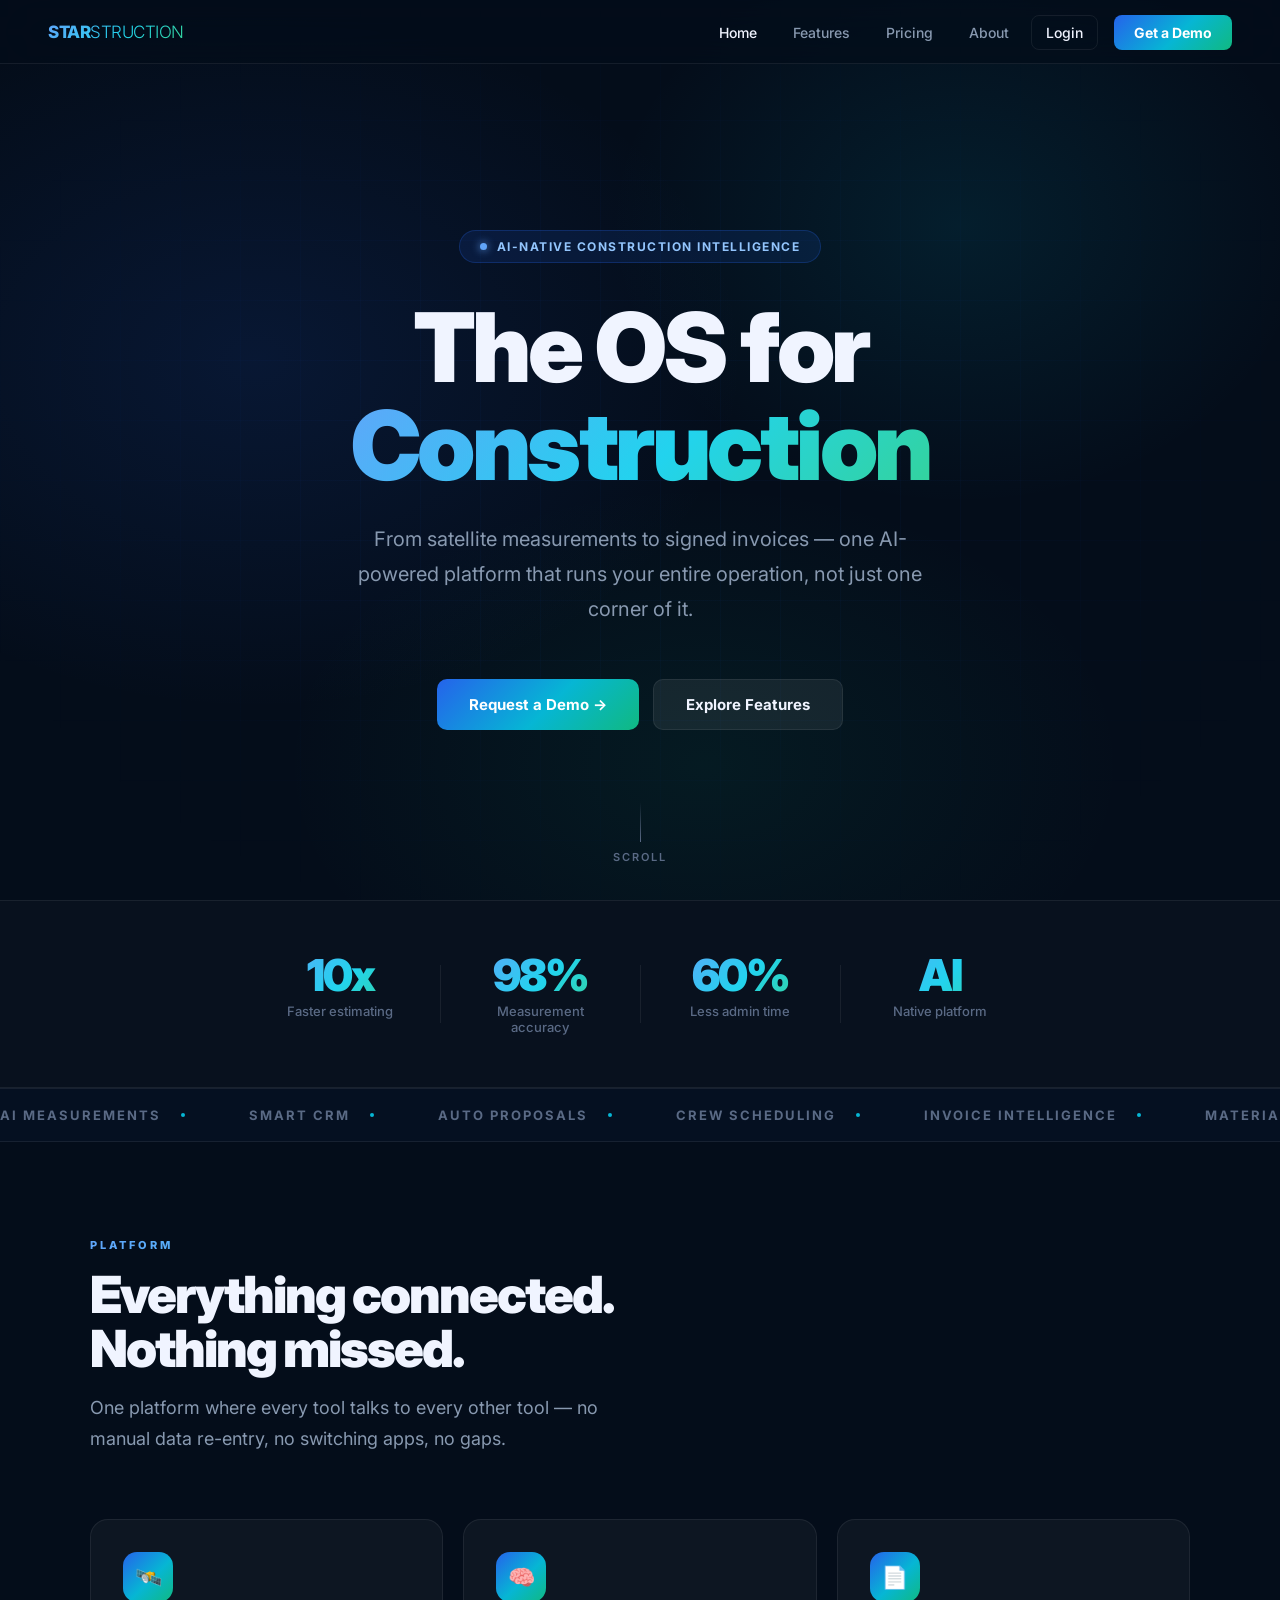
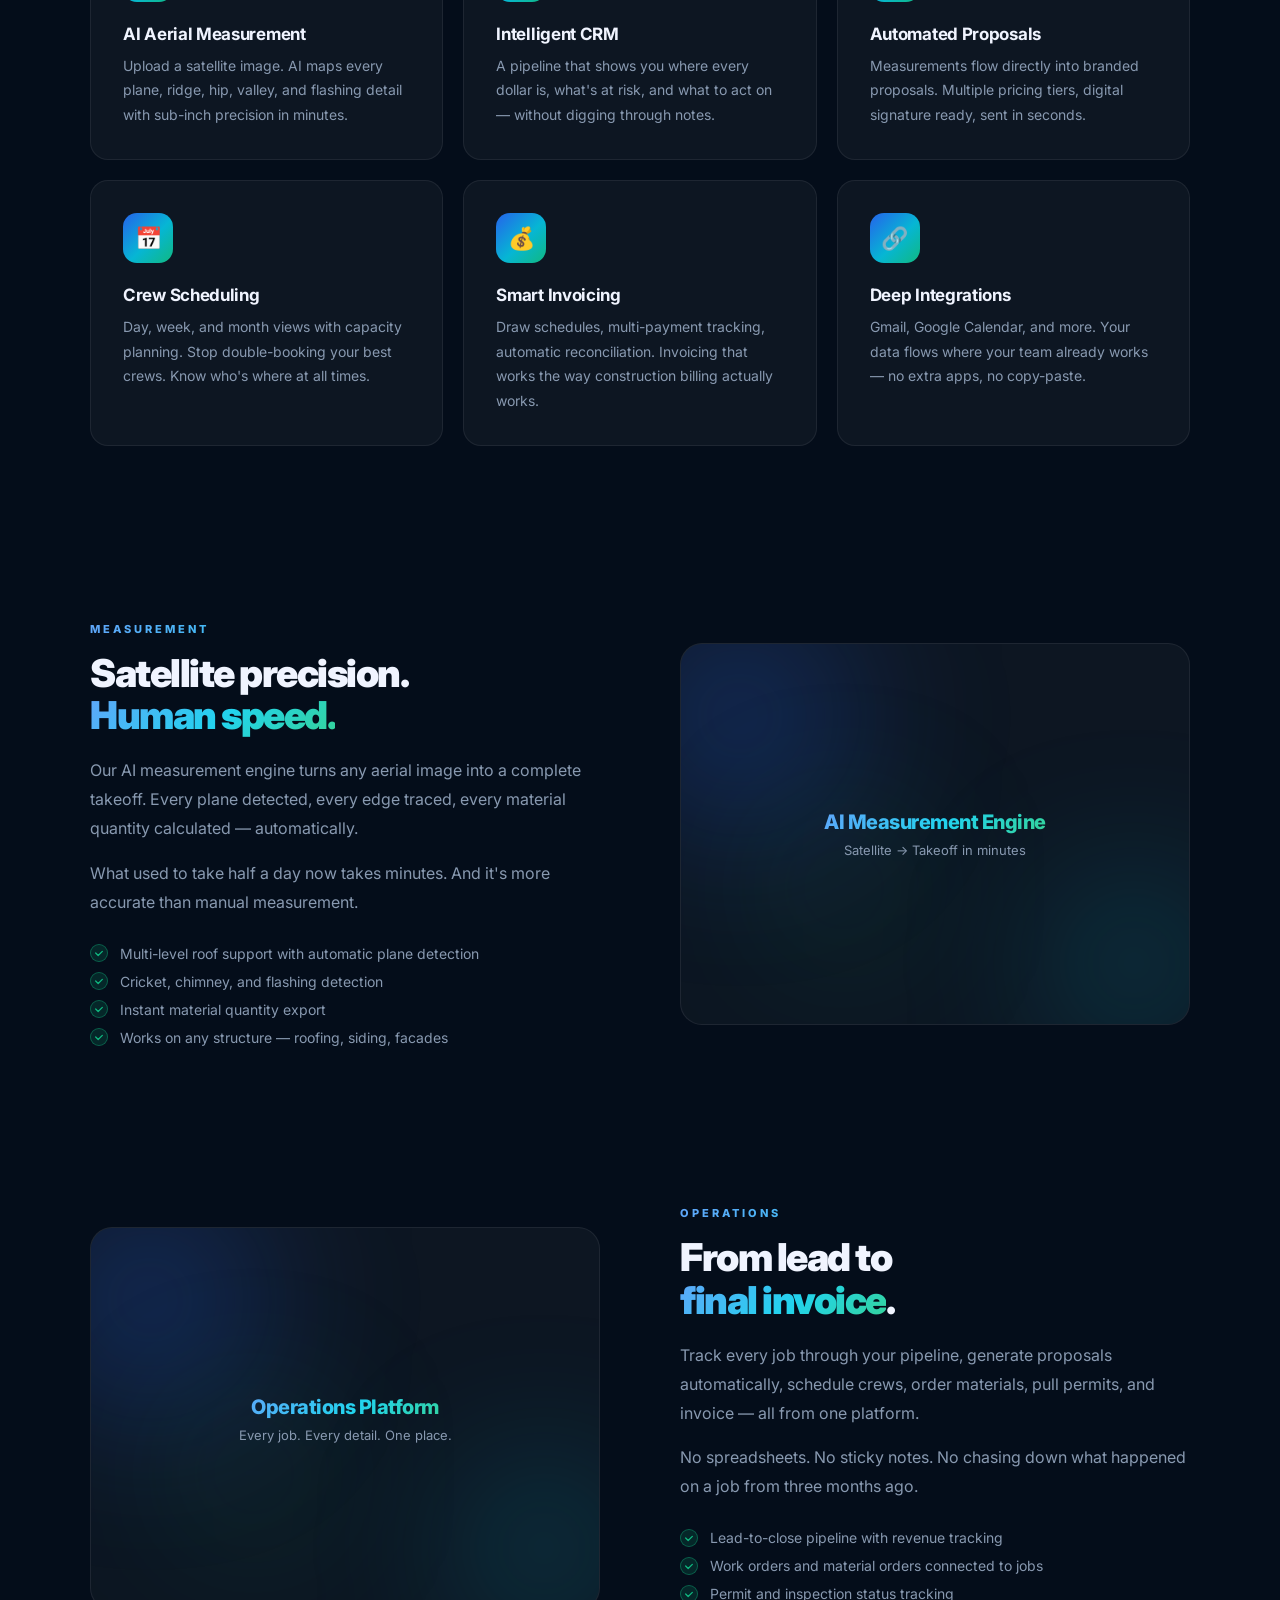
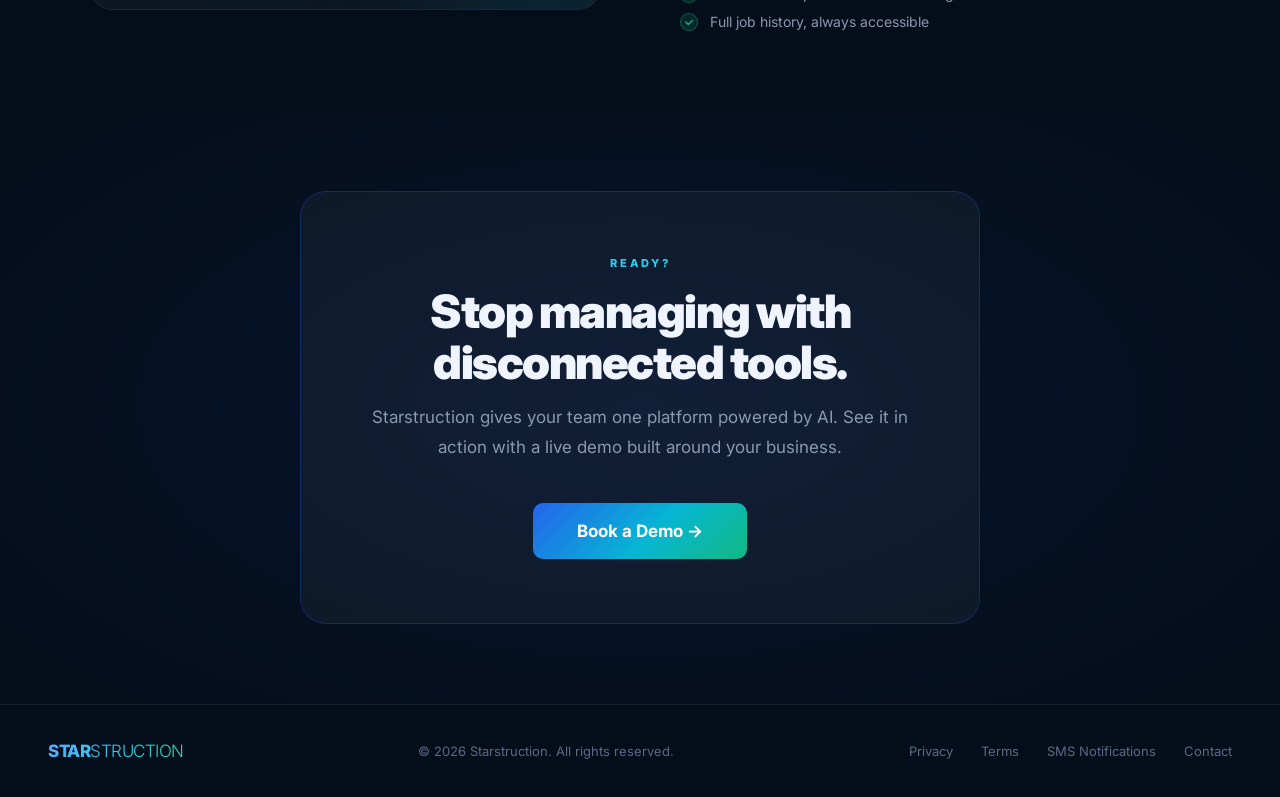
<file: index.html>
<!DOCTYPE html>
<html lang="en">
<head>
<meta charset="UTF-8">
<meta name="viewport" content="width=device-width, initial-scale=1.0">
<title>Starstruction — Construction Intelligence Platform</title>
<link rel="preconnect" href="https://fonts.googleapis.com">
<link href="https://fonts.googleapis.com/css2?family=Inter:ital,wght@0,300;0,400;0,500;0,600;0,700;0,800;0,900;1,400&display=swap" rel="stylesheet">
<style>
*,*::before,*::after{box-sizing:border-box;margin:0;padding:0}

:root {
  --bg: #040d1a;
  --surface: rgba(255,255,255,0.04);
  --surface-2: rgba(255,255,255,0.07);
  --border: rgba(255,255,255,0.07);
  --border-glow: rgba(37,99,235,0.35);
  --blue: #2563eb;
  --cyan: #06b6d4;
  --green: #10b981;
  --text: #f0f4ff;
  --muted: #5a6a85;
  --muted-2: #8899b0;
  --grad: linear-gradient(135deg, #2563eb 0%, #06b6d4 55%, #10b981 100%);
  --grad-text: linear-gradient(135deg, #60a5fa 0%, #22d3ee 55%, #34d399 100%);
}

html { scroll-behavior: smooth; }

body {
  font-family: 'Inter', sans-serif;
  background: var(--bg);
  color: var(--text);
  overflow-x: hidden;
  -webkit-font-smoothing: antialiased;
}

/* ── NAV ── */
nav {
  position: fixed;
  top: 0; left: 0; right: 0;
  z-index: 200;
  height: 64px;
  padding: 0 48px;
  display: flex;
  align-items: center;
  justify-content: space-between;
  background: rgba(4,13,26,0.7);
  backdrop-filter: blur(24px);
  -webkit-backdrop-filter: blur(24px);
  border-bottom: 1px solid var(--border);
  transition: background 0.3s;
}

.logo {
  font-size: 17px;
  font-weight: 800;
  letter-spacing: -0.5px;
  background: var(--grad-text);
  -webkit-background-clip: text;
  -webkit-text-fill-color: transparent;
  background-clip: text;
  cursor: pointer;
  user-select: none;
}
.logo span { font-weight: 300; }

.nav-links {
  display: flex;
  align-items: center;
  gap: 8px;
  list-style: none;
}

.nav-links a {
  color: var(--muted-2);
  text-decoration: none;
  font-size: 14px;
  font-weight: 500;
  padding: 8px 14px;
  border-radius: 8px;
  cursor: pointer;
  transition: color 0.2s, background 0.2s;
}
.nav-links a:hover { color: var(--text); background: var(--surface); }
.nav-links a.active { color: var(--text); }

.nav-cta {
  background: var(--grad) !important;
  color: #fff !important;
  font-weight: 700 !important;
  padding: 9px 20px !important;
  border-radius: 8px !important;
  transition: opacity 0.2s, transform 0.2s !important;
}
.nav-cta:hover { opacity: 0.9 !important; transform: translateY(-1px) !important; }

/* ── PAGES ── */
.page { display: none; min-height: 100vh; }
.page.active { display: block; }

/* ── HERO ── */
.hero {
  min-height: 100vh;
  display: flex;
  flex-direction: column;
  align-items: center;
  justify-content: center;
  text-align: center;
  padding: 140px 40px 80px;
  position: relative;
  overflow: hidden;
}

.hero-grid {
  position: absolute;
  inset: 0;
  background-image:
    linear-gradient(rgba(37,99,235,0.04) 1px, transparent 1px),
    linear-gradient(90deg, rgba(37,99,235,0.04) 1px, transparent 1px);
  background-size: 60px 60px;
  mask-image: radial-gradient(ellipse at center, black 30%, transparent 80%);
}

.hero-glow {
  position: absolute;
  inset: 0;
  background:
    radial-gradient(ellipse 700px 500px at 20% 40%, rgba(37,99,235,0.12) 0%, transparent 70%),
    radial-gradient(ellipse 500px 400px at 75% 25%, rgba(6,182,212,0.10) 0%, transparent 70%),
    radial-gradient(ellipse 600px 400px at 55% 85%, rgba(16,185,129,0.08) 0%, transparent 70%);
}

.hero-content { position: relative; z-index: 1; max-width: 860px; }

.hero-badge {
  display: inline-flex;
  align-items: center;
  gap: 10px;
  background: rgba(37,99,235,0.12);
  border: 1px solid rgba(37,99,235,0.25);
  padding: 8px 20px;
  border-radius: 100px;
  font-size: 12px;
  font-weight: 700;
  letter-spacing: 1.5px;
  text-transform: uppercase;
  color: #93c5fd;
  margin-bottom: 36px;
}

.badge-dot {
  width: 7px; height: 7px;
  border-radius: 50%;
  background: #60a5fa;
  box-shadow: 0 0 8px #60a5fa;
  animation: blink 2.5s ease-in-out infinite;
}
@keyframes blink {
  0%,100%{opacity:1;box-shadow:0 0 8px #60a5fa}
  50%{opacity:0.3;box-shadow:none}
}

h1.hero-title {
  font-size: clamp(52px, 8vw, 96px);
  font-weight: 900;
  line-height: 1.02;
  letter-spacing: -3.5px;
  margin-bottom: 28px;
}

.grad-text {
  background: var(--grad-text);
  -webkit-background-clip: text;
  -webkit-text-fill-color: transparent;
  background-clip: text;
}

.hero-sub {
  font-size: clamp(16px, 2vw, 20px);
  color: var(--muted-2);
  line-height: 1.75;
  max-width: 580px;
  margin: 0 auto 52px;
  font-weight: 400;
}

.cta-row {
  display: flex;
  gap: 14px;
  justify-content: center;
  flex-wrap: wrap;
}

.btn {
  display: inline-flex;
  align-items: center;
  gap: 8px;
  padding: 15px 32px;
  border-radius: 10px;
  font-size: 15px;
  font-weight: 700;
  cursor: pointer;
  border: none;
  text-decoration: none;
  transition: transform 0.2s, opacity 0.2s;
  font-family: inherit;
}
.btn:hover { transform: translateY(-2px); }

.btn-primary {
  background: var(--grad);
  color: #fff;
}
.btn-primary:hover { opacity: 0.92; }

.btn-ghost {
  background: var(--surface-2);
  color: var(--text);
  border: 1px solid var(--border);
}
.btn-ghost:hover { background: rgba(255,255,255,0.1); }

/* ── SCROLL INDICATOR ── */
.scroll-hint {
  position: absolute;
  bottom: 36px;
  left: 50%;
  transform: translateX(-50%);
  display: flex;
  flex-direction: column;
  align-items: center;
  gap: 8px;
  color: var(--muted);
  font-size: 11px;
  font-weight: 600;
  letter-spacing: 2px;
  text-transform: uppercase;
}
.scroll-line {
  width: 1px;
  height: 40px;
  background: linear-gradient(to bottom, transparent, var(--muted));
  animation: scrollLine 2s ease-in-out infinite;
}
@keyframes scrollLine {
  0%,100%{opacity:0.3;transform:scaleY(0.5) translateY(-10px)}
  50%{opacity:1;transform:scaleY(1) translateY(0)}
}

/* ── STATS ── */
.stats-strip {
  padding: 52px 40px;
  display: flex;
  justify-content: center;
  gap: 0;
  border-top: 1px solid var(--border);
  border-bottom: 1px solid var(--border);
  background: rgba(255,255,255,0.015);
}
.stat {
  flex: 1;
  max-width: 200px;
  text-align: center;
  padding: 0 32px;
  position: relative;
}
.stat + .stat::before {
  content: '';
  position: absolute;
  left: 0; top: 15%; bottom: 15%;
  width: 1px;
  background: var(--border);
}
.stat-num {
  font-size: 44px;
  font-weight: 900;
  letter-spacing: -2px;
  background: var(--grad-text);
  -webkit-background-clip: text;
  -webkit-text-fill-color: transparent;
  background-clip: text;
  line-height: 1;
  margin-bottom: 6px;
}
.stat-lbl {
  font-size: 13px;
  color: var(--muted);
  font-weight: 500;
}

/* ── SECTION ── */
.section {
  padding: 96px 40px;
  max-width: 1180px;
  margin: 0 auto;
}

.tag {
  font-size: 11px;
  font-weight: 800;
  letter-spacing: 3px;
  text-transform: uppercase;
  background: var(--grad-text);
  -webkit-background-clip: text;
  -webkit-text-fill-color: transparent;
  background-clip: text;
  margin-bottom: 16px;
  display: block;
}

.section-h {
  font-size: clamp(32px, 4vw, 54px);
  font-weight: 900;
  letter-spacing: -2px;
  line-height: 1.05;
  margin-bottom: 16px;
}

.section-p {
  font-size: 18px;
  color: var(--muted-2);
  max-width: 560px;
  line-height: 1.75;
  margin-bottom: 64px;
}

/* ── FEATURE CARDS ── */
.feat-grid {
  display: grid;
  grid-template-columns: repeat(auto-fit, minmax(310px, 1fr));
  gap: 20px;
}

.feat-card {
  background: var(--surface);
  border: 1px solid var(--border);
  border-radius: 18px;
  padding: 32px;
  transition: border-color 0.3s, transform 0.3s, background 0.3s;
  cursor: default;
}
.feat-card:hover {
  border-color: rgba(37,99,235,0.35);
  background: var(--surface-2);
  transform: translateY(-4px);
}

.feat-icon {
  width: 50px; height: 50px;
  border-radius: 14px;
  background: var(--grad);
  display: flex;
  align-items: center;
  justify-content: center;
  margin-bottom: 22px;
  font-size: 22px;
}

.feat-title {
  font-size: 17px;
  font-weight: 700;
  margin-bottom: 10px;
  letter-spacing: -0.3px;
}

.feat-desc {
  font-size: 14px;
  color: var(--muted-2);
  line-height: 1.75;
}

/* ── MARQUEE STRIP ── */
.marquee-wrap {
  overflow: hidden;
  border-top: 1px solid var(--border);
  border-bottom: 1px solid var(--border);
  padding: 18px 0;
  background: rgba(37,99,235,0.03);
}
.marquee-track {
  display: flex;
  gap: 64px;
  width: max-content;
  animation: marquee 28s linear infinite;
}
@keyframes marquee { from{transform:translateX(0)} to{transform:translateX(-50%)} }
.marquee-item {
  font-size: 13px;
  font-weight: 700;
  letter-spacing: 2px;
  text-transform: uppercase;
  color: var(--muted);
  white-space: nowrap;
  display: flex;
  align-items: center;
  gap: 20px;
}
.marquee-dot {
  width: 4px; height: 4px;
  border-radius: 50%;
  background: var(--cyan);
}

/* ── BIG FEATURE BLOCK ── */
.big-feat {
  display: grid;
  grid-template-columns: 1fr 1fr;
  gap: 80px;
  align-items: center;
  padding: 80px 40px;
  max-width: 1180px;
  margin: 0 auto;
}
.big-feat.reverse { direction: rtl; }
.big-feat.reverse > * { direction: ltr; }

.big-feat-text h2 {
  font-size: clamp(28px, 3vw, 44px);
  font-weight: 900;
  letter-spacing: -1.5px;
  line-height: 1.1;
  margin-bottom: 20px;
}
.big-feat-text p {
  font-size: 16px;
  color: var(--muted-2);
  line-height: 1.8;
  margin-bottom: 16px;
}

.check-list {
  list-style: none;
  display: flex;
  flex-direction: column;
  gap: 10px;
  margin-top: 28px;
}
.check-list li {
  font-size: 14px;
  color: var(--muted-2);
  display: flex;
  align-items: center;
  gap: 12px;
}
.check-list li::before {
  content: '';
  width: 18px; height: 18px;
  border-radius: 50%;
  background: rgba(16,185,129,0.15);
  border: 1px solid rgba(16,185,129,0.4);
  flex-shrink: 0;
  background-image: url("data:image/svg+xml,%3Csvg xmlns='http://www.w3.org/2000/svg' viewBox='0 0 12 12'%3E%3Cpath d='M2 6l3 3 5-5' stroke='%2310b981' stroke-width='1.5' fill='none' stroke-linecap='round' stroke-linejoin='round'/%3E%3C/svg%3E");
  background-size: 10px;
  background-position: center;
  background-repeat: no-repeat;
}

.visual-block {
  border-radius: 22px;
  background: var(--surface);
  border: 1px solid var(--border);
  aspect-ratio: 4/3;
  position: relative;
  overflow: hidden;
  display: flex;
  align-items: center;
  justify-content: center;
}

.vis-glow {
  position: absolute;
  border-radius: 50%;
  filter: blur(80px);
}
.vis-glow-1 {
  width: 220px; height: 220px;
  background: rgba(37,99,235,0.3);
  top: -10%; left: -10%;
  animation: floatOrb 7s ease-in-out infinite;
}
.vis-glow-2 {
  width: 160px; height: 160px;
  background: rgba(6,182,212,0.25);
  bottom: -5%; right: -5%;
  animation: floatOrb 9s ease-in-out infinite reverse;
}
.vis-glow-3 {
  width: 120px; height: 120px;
  background: rgba(16,185,129,0.2);
  bottom: 20%; left: 20%;
  animation: floatOrb 11s ease-in-out infinite;
}
@keyframes floatOrb {
  0%,100%{transform:translate(0,0)}
  33%{transform:translate(12px,-8px)}
  66%{transform:translate(-8px,12px)}
}

.vis-label {
  position: relative;
  z-index: 1;
  text-align: center;
  padding: 24px;
}
.vis-label-title {
  font-size: 20px;
  font-weight: 800;
  background: var(--grad-text);
  -webkit-background-clip: text;
  -webkit-text-fill-color: transparent;
  background-clip: text;
  letter-spacing: -0.5px;
  margin-bottom: 8px;
}
.vis-label-sub {
  font-size: 13px;
  color: var(--muted-2);
}

/* ── CTA BANNER ── */
.cta-banner {
  padding: 80px 40px;
  text-align: center;
  position: relative;
  overflow: hidden;
}
.cta-banner-glow {
  position: absolute;
  inset: 0;
  background: radial-gradient(ellipse 800px 400px at center, rgba(37,99,235,0.1), transparent);
}
.cta-box {
  position: relative;
  max-width: 680px;
  margin: 0 auto;
  background: var(--surface);
  border: 1px solid rgba(37,99,235,0.25);
  border-radius: 26px;
  padding: 64px 56px;
}
.cta-box h2 {
  font-size: clamp(30px, 4vw, 46px);
  font-weight: 900;
  letter-spacing: -1.5px;
  line-height: 1.1;
  margin-bottom: 16px;
}
.cta-box p {
  font-size: 17px;
  color: var(--muted-2);
  line-height: 1.75;
  margin-bottom: 40px;
}

/* ── FOOTER ── */
footer {
  padding: 36px 48px;
  border-top: 1px solid var(--border);
  display: flex;
  align-items: center;
  justify-content: space-between;
  flex-wrap: wrap;
  gap: 16px;
}
.footer-links {
  display: flex;
  gap: 28px;
}
.footer-links a {
  font-size: 13px;
  color: var(--muted);
  text-decoration: none;
  transition: color 0.2s;
}
.footer-links a:hover { color: var(--muted-2); }
.footer-copy { font-size: 13px; color: var(--muted); }

/* ── FEATURES PAGE ── */
.page-hero {
  padding: 148px 40px 72px;
  text-align: center;
  position: relative;
  overflow: hidden;
}
.page-hero-glow {
  position: absolute;
  inset: 0;
  background:
    radial-gradient(ellipse 700px 300px at 50% 60%, rgba(6,182,212,0.08), transparent);
}
.page-hero h1 {
  font-size: clamp(42px, 6vw, 76px);
  font-weight: 900;
  letter-spacing: -3px;
  line-height: 1.05;
  margin-bottom: 20px;
  position: relative;
}
.page-hero p {
  font-size: 19px;
  color: var(--muted-2);
  max-width: 540px;
  margin: 0 auto;
  line-height: 1.75;
  position: relative;
}

.feat-big-grid {
  display: grid;
  grid-template-columns: repeat(auto-fit, minmax(340px, 1fr));
  gap: 24px;
}
.feat-big-card {
  background: var(--surface);
  border: 1px solid var(--border);
  border-radius: 22px;
  padding: 40px;
  transition: border-color 0.3s, transform 0.3s, background 0.3s;
}
.feat-big-card:hover {
  border-color: rgba(6,182,212,0.35);
  background: var(--surface-2);
  transform: translateY(-4px);
}
.fbc-icon {
  font-size: 36px;
  margin-bottom: 20px;
  display: block;
}
.fbc-title {
  font-size: 20px;
  font-weight: 800;
  letter-spacing: -0.5px;
  margin-bottom: 12px;
}
.fbc-desc {
  font-size: 15px;
  color: var(--muted-2);
  line-height: 1.8;
  margin-bottom: 24px;
}
.fbc-list {
  list-style: none;
  display: flex;
  flex-direction: column;
  gap: 9px;
}
.fbc-list li {
  font-size: 13px;
  color: var(--muted-2);
  display: flex;
  gap: 10px;
  align-items: flex-start;
}
.fbc-list li::before {
  content: '→';
  color: var(--cyan);
  font-weight: 700;
  flex-shrink: 0;
}

/* ── PRICING PAGE ── */
.pricing-grid {
  display: grid;
  grid-template-columns: repeat(auto-fit, minmax(280px, 1fr));
  gap: 20px;
  max-width: 980px;
  margin: 0 auto;
}
.pricing-card {
  background: var(--surface);
  border: 1px solid var(--border);
  border-radius: 22px;
  padding: 40px;
  transition: transform 0.3s, border-color 0.3s;
  display: flex;
  flex-direction: column;
}
.pricing-card:hover { transform: translateY(-4px); }
.pricing-card.featured {
  border-color: rgba(37,99,235,0.4);
  background: rgba(37,99,235,0.06);
  position: relative;
}
.pricing-badge {
  position: absolute;
  top: -14px;
  left: 50%;
  transform: translateX(-50%);
  background: var(--grad);
  color: #fff;
  font-size: 11px;
  font-weight: 800;
  letter-spacing: 1.5px;
  text-transform: uppercase;
  padding: 5px 18px;
  border-radius: 100px;
  white-space: nowrap;
}
.pricing-tier {
  font-size: 12px;
  font-weight: 800;
  letter-spacing: 2.5px;
  text-transform: uppercase;
  color: var(--muted);
  margin-bottom: 12px;
}
.pricing-price {
  font-size: 52px;
  font-weight: 900;
  letter-spacing: -2.5px;
  line-height: 1;
  margin-bottom: 6px;
  background: var(--grad-text);
  -webkit-background-clip: text;
  -webkit-text-fill-color: transparent;
  background-clip: text;
}
.pricing-desc {
  font-size: 14px;
  color: var(--muted-2);
  line-height: 1.7;
  margin-bottom: 28px;
  padding-bottom: 28px;
  border-bottom: 1px solid var(--border);
}
.pricing-features {
  list-style: none;
  display: flex;
  flex-direction: column;
  gap: 11px;
  margin-bottom: 36px;
  flex: 1;
}
.pricing-features li {
  font-size: 14px;
  color: var(--muted-2);
  display: flex;
  align-items: center;
  gap: 10px;
}
.pricing-features li::before {
  content: '';
  width: 16px; height: 16px; flex-shrink: 0;
  border-radius: 50%;
  background: rgba(16,185,129,0.12);
  border: 1px solid rgba(16,185,129,0.35);
  background-image: url("data:image/svg+xml,%3Csvg xmlns='http://www.w3.org/2000/svg' viewBox='0 0 12 12'%3E%3Cpath d='M2 6l3 3 5-5' stroke='%2310b981' stroke-width='1.5' fill='none' stroke-linecap='round' stroke-linejoin='round'/%3E%3C/svg%3E");
  background-size: 9px;
  background-position: center;
  background-repeat: no-repeat;
}

/* ── ABOUT PAGE ── */
.about-split {
  display: grid;
  grid-template-columns: 1fr 1fr;
  gap: 80px;
  align-items: center;
  padding: 0 40px;
  max-width: 1180px;
  margin: 0 auto;
}
.about-split h2 {
  font-size: clamp(30px, 3.5vw, 48px);
  font-weight: 900;
  letter-spacing: -1.5px;
  line-height: 1.1;
  margin-bottom: 24px;
}
.about-split p {
  font-size: 16px;
  color: var(--muted-2);
  line-height: 1.85;
  margin-bottom: 20px;
}
.value-cards {
  display: grid;
  grid-template-columns: repeat(3, 1fr);
  gap: 16px;
  padding: 0 40px;
  max-width: 1180px;
  margin: 60px auto 0;
}
.value-card {
  background: var(--surface);
  border: 1px solid var(--border);
  border-radius: 18px;
  padding: 32px 24px;
  text-align: center;
  transition: border-color 0.3s, transform 0.3s;
}
.value-card:hover { border-color: rgba(37,99,235,0.3); transform: translateY(-4px); }
.value-icon { font-size: 32px; margin-bottom: 14px; display: block; }
.value-title { font-size: 16px; font-weight: 700; margin-bottom: 8px; }
.value-desc { font-size: 13px; color: var(--muted-2); line-height: 1.7; }

/* ── CONTACT PAGE ── */
.contact-wrap {
  max-width: 640px;
  margin: 0 auto;
  padding: 0 40px;
}
.form-row { display: grid; grid-template-columns: 1fr 1fr; gap: 16px; }
.form-group { display: flex; flex-direction: column; gap: 8px; }
.form-label { font-size: 12px; font-weight: 700; letter-spacing: 1px; text-transform: uppercase; color: var(--muted-2); }
.form-input {
  background: var(--surface);
  border: 1px solid var(--border);
  border-radius: 10px;
  padding: 13px 16px;
  font-size: 15px;
  color: var(--text);
  font-family: inherit;
  outline: none;
  transition: border-color 0.2s, background 0.2s;
  width: 100%;
}
.form-input:focus { border-color: rgba(37,99,235,0.5); background: var(--surface-2); }
.form-input::placeholder { color: var(--muted); }
select.form-input option { background: #0d1b2e; color: var(--text); }
textarea.form-input { min-height: 140px; resize: vertical; }

/* ── RESPONSIVE ── */
@media (max-width: 900px) {
  nav { padding: 0 20px; }
  .nav-links { display: none; }
  .nav-login-mobile { display: block !important; }
  .big-feat, .about-split { grid-template-columns: 1fr; gap: 40px; }
  .big-feat.reverse { direction: ltr; }
  .value-cards { grid-template-columns: 1fr 1fr; }
  .stats-strip { gap: 0; flex-wrap: wrap; }
  .stat { min-width: 120px; }
  footer { flex-direction: column; align-items: flex-start; gap: 20px; }
  .form-row { grid-template-columns: 1fr; }
  .cta-box { padding: 40px 28px; }
}

@media (max-width: 560px) {
  .value-cards { grid-template-columns: 1fr; }
  .pricing-grid { grid-template-columns: 1fr; }
  .feat-big-grid { grid-template-columns: 1fr; }
}
</style>
</head>
<body>

<!-- NAVIGATION -->
<nav>
  <div class="logo" onclick="nav('home')">STAR<span>STRUCTION</span></div>
  <a class="nav-login-mobile" href="https://www.starstruct.ai" target="_blank" style="display:none; border:1px solid var(--border); color:var(--text); padding:6px 14px; border-radius:6px; font-size:14px; text-decoration:none; margin-left:auto;">Login</a>
  <ul class="nav-links">
    <li><a id="nl-home" class="active" onclick="nav('home')">Home</a></li>
    <li><a id="nl-features" onclick="nav('features')">Features</a></li>
    <li><a id="nl-pricing" onclick="nav('pricing')">Pricing</a></li>
    <li><a id="nl-about" onclick="nav('about')">About</a></li>
    <li><a href="https://www.starstruct.ai" target="_blank" style="border: 1px solid var(--border); color: var(--text); margin-right: 8px;">Login</a></li>
    <li><a id="nl-contact" class="nav-cta" onclick="nav('contact')">Get a Demo</a></li>
  </ul>
</nav>

<!-- ═══════════════════════════ HOME ═══════════════════════════ -->
<div id="p-home" class="page active">

  <section class="hero">
    <div class="hero-grid"></div>
    <div class="hero-glow"></div>
    <div class="hero-content">
      <div class="hero-badge"><div class="badge-dot"></div>AI-Native Construction Intelligence</div>
      <h1 class="hero-title">The OS for<br><span class="grad-text">Construction</span></h1>
      <p class="hero-sub">From satellite measurements to signed invoices — one AI-powered platform that runs your entire operation, not just one corner of it.</p>
      <div class="cta-row">
        <button class="btn btn-primary" onclick="nav('contact')">Request a Demo &rarr;</button>
        <button class="btn btn-ghost" onclick="nav('features')">Explore Features</button>
      </div>
    </div>
    <div class="scroll-hint">
      <div class="scroll-line"></div>
      <span>Scroll</span>
    </div>
  </section>

  <div class="stats-strip">
    <div class="stat"><div class="stat-num">10x</div><div class="stat-lbl">Faster estimating</div></div>
    <div class="stat"><div class="stat-num">98%</div><div class="stat-lbl">Measurement accuracy</div></div>
    <div class="stat"><div class="stat-num">60%</div><div class="stat-lbl">Less admin time</div></div>
    <div class="stat"><div class="stat-num">AI</div><div class="stat-lbl">Native platform</div></div>
  </div>

  <div class="marquee-wrap">
    <div class="marquee-track">
      <div class="marquee-item">AI Measurements <div class="marquee-dot"></div></div>
      <div class="marquee-item">Smart CRM <div class="marquee-dot"></div></div>
      <div class="marquee-item">Auto Proposals <div class="marquee-dot"></div></div>
      <div class="marquee-item">Crew Scheduling <div class="marquee-dot"></div></div>
      <div class="marquee-item">Invoice Intelligence <div class="marquee-dot"></div></div>
      <div class="marquee-item">Material Orders <div class="marquee-dot"></div></div>
      <div class="marquee-item">Permit Tracking <div class="marquee-dot"></div></div>
      <div class="marquee-item">Gmail Integration <div class="marquee-dot"></div></div>
      <div class="marquee-item">AI Measurements <div class="marquee-dot"></div></div>
      <div class="marquee-item">Smart CRM <div class="marquee-dot"></div></div>
      <div class="marquee-item">Auto Proposals <div class="marquee-dot"></div></div>
      <div class="marquee-item">Crew Scheduling <div class="marquee-dot"></div></div>
      <div class="marquee-item">Invoice Intelligence <div class="marquee-dot"></div></div>
      <div class="marquee-item">Material Orders <div class="marquee-dot"></div></div>
      <div class="marquee-item">Permit Tracking <div class="marquee-dot"></div></div>
      <div class="marquee-item">Gmail Integration <div class="marquee-dot"></div></div>
    </div>
  </div>

  <div class="section">
    <span class="tag">Platform</span>
    <h2 class="section-h">Everything connected.<br>Nothing missed.</h2>
    <p class="section-p">One platform where every tool talks to every other tool — no manual data re-entry, no switching apps, no gaps.</p>
    <div class="feat-grid">
      <div class="feat-card">
        <div class="feat-icon">🛰️</div>
        <div class="feat-title">AI Aerial Measurement</div>
        <div class="feat-desc">Upload a satellite image. AI maps every plane, ridge, hip, valley, and flashing detail with sub-inch precision in minutes.</div>
      </div>
      <div class="feat-card">
        <div class="feat-icon">🧠</div>
        <div class="feat-title">Intelligent CRM</div>
        <div class="feat-desc">A pipeline that shows you where every dollar is, what's at risk, and what to act on — without digging through notes.</div>
      </div>
      <div class="feat-card">
        <div class="feat-icon">📄</div>
        <div class="feat-title">Automated Proposals</div>
        <div class="feat-desc">Measurements flow directly into branded proposals. Multiple pricing tiers, digital signature ready, sent in seconds.</div>
      </div>
      <div class="feat-card">
        <div class="feat-icon">📅</div>
        <div class="feat-title">Crew Scheduling</div>
        <div class="feat-desc">Day, week, and month views with capacity planning. Stop double-booking your best crews. Know who's where at all times.</div>
      </div>
      <div class="feat-card">
        <div class="feat-icon">💰</div>
        <div class="feat-title">Smart Invoicing</div>
        <div class="feat-desc">Draw schedules, multi-payment tracking, automatic reconciliation. Invoicing that works the way construction billing actually works.</div>
      </div>
      <div class="feat-card">
        <div class="feat-icon">🔗</div>
        <div class="feat-title">Deep Integrations</div>
        <div class="feat-desc">Gmail, Google Calendar, and more. Your data flows where your team already works — no extra apps, no copy-paste.</div>
      </div>
    </div>
  </div>

  <div class="big-feat">
    <div class="big-feat-text">
      <span class="tag">Measurement</span>
      <h2>Satellite precision.<br><span class="grad-text">Human speed.</span></h2>
      <p>Our AI measurement engine turns any aerial image into a complete takeoff. Every plane detected, every edge traced, every material quantity calculated — automatically.</p>
      <p>What used to take half a day now takes minutes. And it's more accurate than manual measurement.</p>
      <ul class="check-list">
        <li>Multi-level roof support with automatic plane detection</li>
        <li>Cricket, chimney, and flashing detection</li>
        <li>Instant material quantity export</li>
        <li>Works on any structure — roofing, siding, facades</li>
      </ul>
    </div>
    <div class="visual-block">
      <div class="vis-glow vis-glow-1"></div>
      <div class="vis-glow vis-glow-2"></div>
      <div class="vis-glow vis-glow-3"></div>
      <div class="vis-label">
        <div class="vis-label-title">AI Measurement Engine</div>
        <div class="vis-label-sub">Satellite &rarr; Takeoff in minutes</div>
      </div>
    </div>
  </div>

  <div class="big-feat reverse">
    <div class="big-feat-text">
      <span class="tag">Operations</span>
      <h2>From lead to<br><span class="grad-text">final invoice</span>.</h2>
      <p>Track every job through your pipeline, generate proposals automatically, schedule crews, order materials, pull permits, and invoice — all from one platform.</p>
      <p>No spreadsheets. No sticky notes. No chasing down what happened on a job from three months ago.</p>
      <ul class="check-list">
        <li>Lead-to-close pipeline with revenue tracking</li>
        <li>Work orders and material orders connected to jobs</li>
        <li>Permit and inspection status tracking</li>
        <li>Full job history, always accessible</li>
      </ul>
    </div>
    <div class="visual-block">
      <div class="vis-glow vis-glow-1"></div>
      <div class="vis-glow vis-glow-2"></div>
      <div class="vis-glow vis-glow-3"></div>
      <div class="vis-label">
        <div class="vis-label-title">Operations Platform</div>
        <div class="vis-label-sub">Every job. Every detail. One place.</div>
      </div>
    </div>
  </div>

  <div class="cta-banner">
    <div class="cta-banner-glow"></div>
    <div class="cta-box">
      <span class="tag" style="display:block;margin-bottom:16px;">Ready?</span>
      <h2>Stop managing with<br>disconnected tools.</h2>
      <p>Starstruction gives your team one platform powered by AI. See it in action with a live demo built around your business.</p>
      <button class="btn btn-primary" onclick="nav('contact')" style="font-size:17px;padding:18px 44px;">Book a Demo &rarr;</button>
    </div>
  </div>

  <footer>
    <div class="logo" style="cursor:pointer" onclick="nav('home')">STAR<span>STRUCTION</span></div>
    <div class="footer-copy">&copy; 2026 Starstruction. All rights reserved.</div>
    <div class="footer-links">
      <a href="/privacy-policy/">Privacy</a>
      <a href="/terms/">Terms</a>
      <a href="/sms-notifications/">SMS Notifications</a>
      <a href="#" onclick="nav('contact');return false;">Contact</a>
    </div>
  </footer>
</div>

<!-- ═══════════════════════════ FEATURES ═══════════════════════════ -->
<div id="p-features" class="page">
  <div class="page-hero">
    <div class="page-hero-glow"></div>
    <span class="tag" style="position:relative">Platform Features</span>
    <h1>Built for how you<br><span class="grad-text">actually work</span></h1>
    <p>Every feature designed around the reality of running a construction business — not some consultant's idea of it.</p>
  </div>

  <div class="section" style="padding-top:0">
    <div class="feat-big-grid">

      <div class="feat-big-card">
        <span class="fbc-icon">🛰️</span>
        <div class="fbc-title">AI Aerial Measurement</div>
        <div class="fbc-desc">Upload a satellite or drone image and our AI maps every plane, ridge, hip, valley, flashing, and penetration with sub-inch accuracy. Takeoffs that used to take hours now take minutes.</div>
        <ul class="fbc-list">
          <li>Multi-level roof support</li>
          <li>Automatic plane and edge detection</li>
          <li>Cricket and chimney detection</li>
          <li>Material quantity auto-calculation</li>
          <li>DIY measurement for homeowners</li>
        </ul>
      </div>

      <div class="feat-big-card">
        <span class="fbc-icon">🧠</span>
        <div class="fbc-title">Intelligent CRM</div>
        <div class="fbc-desc">A pipeline built for contractors. Track every lead, every status change, every conversation. Surface what needs attention before it becomes a problem.</div>
        <ul class="fbc-list">
          <li>Lead-to-close pipeline management</li>
          <li>Revenue and KPI dashboard</li>
          <li>Permit and inspection tracking</li>
          <li>Document and photo management</li>
          <li>Per-job activity history</li>
        </ul>
      </div>

      <div class="feat-big-card">
        <span class="fbc-icon">📄</span>
        <div class="fbc-title">Proposal Builder</div>
        <div class="fbc-desc">Turn measurements into professionally branded proposals in seconds. Present multiple pricing options, send directly via email, and collect digital signatures.</div>
        <ul class="fbc-list">
          <li>Branded PDF generation</li>
          <li>Multi-tier pricing options</li>
          <li>One-click email delivery</li>
          <li>Digital signature ready</li>
          <li>Custom line items and adders</li>
        </ul>
      </div>

      <div class="feat-big-card">
        <span class="fbc-icon">💰</span>
        <div class="fbc-title">Smart Invoicing</div>
        <div class="fbc-desc">Draw schedules, multi-payment tracking, and automatic credit/shortfall reconciliation. Invoicing that actually understands how construction billing works.</div>
        <ul class="fbc-list">
          <li>Payment schedule management</li>
          <li>Multi-payment collection</li>
          <li>Auto credit reconciliation</li>
          <li>Professional invoice PDFs</li>
          <li>Payment history ledger</li>
        </ul>
      </div>

      <div class="feat-big-card">
        <span class="fbc-icon">📅</span>
        <div class="fbc-title">Crew Scheduling</div>
        <div class="fbc-desc">Day, week, and month calendar views with crew capacity planning. Know who's available, what's booked, and where your capacity gaps are before they become problems.</div>
        <ul class="fbc-list">
          <li>Day / Week / Month views</li>
          <li>Crew capacity planning</li>
          <li>Per-job scheduling timeline</li>
          <li>Multi-day job support</li>
          <li>Appointment management</li>
        </ul>
      </div>

      <div class="feat-big-card">
        <span class="fbc-icon">📦</span>
        <div class="fbc-title">Material & Work Orders</div>
        <div class="fbc-desc">Generate material orders directly from your measurements and proposals. Track work orders through completion. Everything tied to the job, nothing floating in a spreadsheet.</div>
        <ul class="fbc-list">
          <li>Measurement-driven material orders</li>
          <li>Work order tracking</li>
          <li>Supplier order management</li>
          <li>Connected to job timeline</li>
          <li>PDF order generation</li>
        </ul>
      </div>

      <div class="feat-big-card">
        <span class="fbc-icon">🔗</span>
        <div class="fbc-title">Integrations</div>
        <div class="fbc-desc">Connect Gmail and Google Calendar so your team stays in sync without switching apps. More integrations on the way — built around how construction companies actually communicate.</div>
        <ul class="fbc-list">
          <li>Gmail integration</li>
          <li>Google Calendar sync</li>
          <li>Email proposal delivery</li>
          <li>More coming soon</li>
        </ul>
      </div>

      <div class="feat-big-card">
        <span class="fbc-icon">🔒</span>
        <div class="fbc-title">Built to Scale</div>
        <div class="fbc-desc">Multi-company support, per-job overrides, and a SaaS architecture designed for growth. Whether you have one crew or fifty, the platform grows with you.</div>
        <ul class="fbc-list">
          <li>Multi-company SaaS architecture</li>
          <li>Per-job customization</li>
          <li>Company branding controls</li>
          <li>Role-based access</li>
          <li>Supabase-backed, always-on data</li>
        </ul>
      </div>

    </div>
  </div>

  <div class="cta-banner">
    <div class="cta-banner-glow"></div>
    <div class="cta-box">
      <h2>See it live in<br><span class="grad-text">your business</span>.</h2>
      <p>We'll walk you through the platform using real examples from your type of work. No generic demos.</p>
      <button class="btn btn-primary" onclick="nav('contact')" style="font-size:16px;padding:16px 40px;">Book a Demo &rarr;</button>
    </div>
  </div>

  <footer>
    <div class="logo" style="cursor:pointer" onclick="nav('home')">STAR<span>STRUCTION</span></div>
    <div class="footer-copy">&copy; 2026 Starstruction. All rights reserved.</div>
    <div class="footer-links"><a href="/privacy-policy/">Privacy</a><a href="/terms/">Terms</a><a href="/sms-notifications/">SMS Notifications</a></div>
  </footer>
</div>

<!-- ═══════════════════════════ PRICING ═══════════════════════════ -->
<div id="p-pricing" class="page">
  <div class="page-hero">
    <div class="page-hero-glow"></div>
    <span class="tag" style="position:relative">Pricing</span>
    <h1>Simple, transparent<br><span class="grad-text">pricing</span></h1>
    <p>Every plan includes the full platform. Tell us about your operation and we'll find the right fit.</p>
  </div>

  <div class="section" style="padding-top:0">
    <div class="pricing-grid">

      <div class="pricing-card">
        <div class="pricing-tier">Starter</div>
        <div class="pricing-price">Custom</div>
        <div class="pricing-desc">For solo contractors and small crews ready to leave spreadsheets behind.</div>
        <ul class="pricing-features">
          <li>AI Measurement Tool</li>
          <li>CRM &amp; Lead Pipeline</li>
          <li>Proposal Builder</li>
          <li>Invoicing &amp; Payments</li>
          <li>Material Orders</li>
          <li>Email Support</li>
        </ul>
        <button class="btn btn-ghost" onclick="nav('contact')" style="width:100%;justify-content:center">Contact Us</button>
      </div>

      <div class="pricing-card featured">
        <div class="pricing-badge">Most Popular</div>
        <div class="pricing-tier" style="color:#93c5fd">Professional</div>
        <div class="pricing-price">Custom</div>
        <div class="pricing-desc">For growing operations that need scheduling, integrations, and the full platform.</div>
        <ul class="pricing-features">
          <li>Everything in Starter</li>
          <li>Crew Scheduling</li>
          <li>Google Workspace Integration</li>
          <li>Work Orders</li>
          <li>Permit &amp; Inspection Tracking</li>
          <li>Priority Support</li>
        </ul>
        <button class="btn btn-primary" onclick="nav('contact')" style="width:100%;justify-content:center">Contact Us</button>
      </div>

      <div class="pricing-card">
        <div class="pricing-tier">Enterprise</div>
        <div class="pricing-price">Custom</div>
        <div class="pricing-desc">For large contractors and multi-company organizations that need advanced control.</div>
        <ul class="pricing-features">
          <li>Everything in Professional</li>
          <li>Multi-company Support</li>
          <li>Advanced Analytics</li>
          <li>Custom Integrations</li>
          <li>Dedicated Onboarding</li>
          <li>SLA-backed Support</li>
        </ul>
        <button class="btn btn-ghost" onclick="nav('contact')" style="width:100%;justify-content:center">Contact Us</button>
      </div>

    </div>

    <div style="text-align:center;margin-top:60px;padding:40px;background:var(--surface);border:1px solid var(--border);border-radius:18px;max-width:620px;margin-left:auto;margin-right:auto;">
      <div style="font-size:15px;color:var(--muted-2);line-height:1.8">Not sure which plan fits? <strong style="color:var(--text)">Every demo includes a pricing conversation.</strong> We'll build a plan around your actual operation — crew size, job volume, and growth plans.</div>
      <button class="btn btn-primary" onclick="nav('contact')" style="margin-top:24px">Talk to Us &rarr;</button>
    </div>
  </div>

  <footer>
    <div class="logo" style="cursor:pointer" onclick="nav('home')">STAR<span>STRUCTION</span></div>
    <div class="footer-copy">&copy; 2026 Starstruction. All rights reserved.</div>
    <div class="footer-links"><a href="/privacy-policy/">Privacy</a><a href="/terms/">Terms</a><a href="/sms-notifications/">SMS Notifications</a></div>
  </footer>
</div>

<!-- ═══════════════════════════ ABOUT ═══════════════════════════ -->
<div id="p-about" class="page">
  <div class="page-hero">
    <div class="page-hero-glow"></div>
    <span class="tag" style="position:relative">Our Story</span>
    <h1>Built on a rooftop.<br><span class="grad-text">Designed for the future.</span></h1>
    <p>We built the platform we always wished existed — powered by AI, built for the field.</p>
  </div>

  <div class="about-split" style="padding-bottom:80px">
    <div>
      <h2>Construction intelligence, <span class="grad-text">finally</span>.</h2>
      <p>Starstruction was born from a simple frustration: the best contractors in the world were still running their businesses on spreadsheets, whiteboards, and gut instinct. Not because they didn't want better tools — but because nothing built for construction actually worked the way construction works.</p>
      <p>So we built it ourselves. Starting with roofing — one of the most complex, margin-sensitive trades in construction — and designing a platform that handles the entire lifecycle of a job, from the first satellite measurement to the final payment.</p>
      <p>Today Starstruction serves roofing contractors and general contractors who refuse to let outdated software slow them down.</p>
      <button class="btn btn-primary" onclick="nav('contact')" style="margin-top:16px">Get in Touch &rarr;</button>
    </div>
    <div class="visual-block" style="min-height:380px">
      <div class="vis-glow vis-glow-1"></div>
      <div class="vis-glow vis-glow-2"></div>
      <div class="vis-glow vis-glow-3"></div>
      <div class="vis-label">
        <div class="vis-label-title">Construction Intelligence</div>
        <div class="vis-label-sub">From rooftop to platform</div>
      </div>
    </div>
  </div>

  <div class="value-cards">
    <div class="value-card">
      <span class="value-icon">⚡</span>
      <div class="value-title">Speed</div>
      <div class="value-desc">We obsess over cutting the time between first contact and signed contract. Every hour saved is money earned.</div>
    </div>
    <div class="value-card">
      <span class="value-icon">🎯</span>
      <div class="value-title">Accuracy</div>
      <div class="value-desc">AI-powered measurements and smart calculations eliminate the costly mistakes that eat into margins.</div>
    </div>
    <div class="value-card">
      <span class="value-icon">📈</span>
      <div class="value-title">Growth</div>
      <div class="value-desc">More jobs won, more projects managed, less chaos. The platform that scales as your operation scales.</div>
    </div>
  </div>

  <div class="cta-banner" style="margin-top:80px">
    <div class="cta-banner-glow"></div>
    <div class="cta-box">
      <h2>Join the contractors<br><span class="grad-text">already ahead</span>.</h2>
      <p>See what Starstruction looks like running your business. We'll build the demo around your actual workflow.</p>
      <button class="btn btn-primary" onclick="nav('contact')" style="font-size:16px;padding:16px 40px;">Book a Demo &rarr;</button>
    </div>
  </div>

  <footer>
    <div class="logo" style="cursor:pointer" onclick="nav('home')">STAR<span>STRUCTION</span></div>
    <div class="footer-copy">&copy; 2026 Starstruction. All rights reserved.</div>
    <div class="footer-links"><a href="/privacy-policy/">Privacy</a><a href="/terms/">Terms</a><a href="/sms-notifications/">SMS Notifications</a></div>
  </footer>
</div>

<!-- ═══════════════════════════ CONTACT ═══════════════════════════ -->
<div id="p-contact" class="page">
  <div class="page-hero">
    <div class="page-hero-glow"></div>
    <span class="tag" style="position:relative">Get Started</span>
    <h1>Let's talk about<br><span class="grad-text">your business</span></h1>
    <p>Tell us about your operation and we'll put together a demo built around your actual workflow.</p>
  </div>

  <div class="section" style="padding-top:0">
    <div class="contact-wrap">
      <form id="contact-form" onsubmit="submitForm(event)" style="display:flex;flex-direction:column;gap:20px">
        <div class="form-row">
          <div class="form-group">
            <label class="form-label">First Name</label>
            <input class="form-input" type="text" placeholder="John" required>
          </div>
          <div class="form-group">
            <label class="form-label">Last Name</label>
            <input class="form-input" type="text" placeholder="Smith" required>
          </div>
        </div>
        <div class="form-group">
          <label class="form-label">Company Name</label>
          <input class="form-input" type="text" placeholder="Smith Roofing LLC" required>
        </div>
        <div class="form-group">
          <label class="form-label">Email</label>
          <input class="form-input" type="email" placeholder="john@smithroofing.com" required>
        </div>
        <div class="form-group">
          <label class="form-label">Phone</label>
          <input class="form-input" type="tel" placeholder="(555) 000-0000">
        </div>
        <div class="form-group">
          <label class="form-label">Type of Contractor</label>
          <select class="form-input">
            <option value="">Select one&hellip;</option>
            <option>Roofing Contractor</option>
            <option>General Contractor</option>
            <option>Both</option>
            <option>Other</option>
          </select>
        </div>
        <div class="form-group">
          <label class="form-label">Tell us about your business</label>
          <textarea class="form-input" placeholder="How many jobs per month? How big is your team? What's your biggest operational challenge right now?"></textarea>
        </div>
        <button type="submit" class="btn btn-primary" id="submit-btn" style="font-size:16px;padding:17px">Send Message &rarr;</button>
      </form>
    </div>
  </div>

  <footer>
    <div class="logo" style="cursor:pointer" onclick="nav('home')">STAR<span>STRUCTION</span></div>
    <div class="footer-copy">&copy; 2026 Starstruction. All rights reserved.</div>
    <div class="footer-links"><a href="/privacy-policy/">Privacy</a><a href="/terms/">Terms</a><a href="/sms-notifications/">SMS Notifications</a></div>
  </footer>
</div>

<script>
const pages = ['home','features','pricing','about','contact'];

function nav(name) {
  pages.forEach(p => {
    document.getElementById('p-'+p).classList.remove('active');
    const el = document.getElementById('nl-'+p);
    if (el) el.classList.remove('active');
  });
  document.getElementById('p-'+name).classList.add('active');
  const nl = document.getElementById('nl-'+name);
  if (nl) nl.classList.add('active');
  window.scrollTo({top:0,behavior:'instant'});
}

function submitForm(e) {
  e.preventDefault();
  const btn = document.getElementById('submit-btn');
  btn.textContent = 'Message sent ✓';
  btn.style.opacity = '0.6';
  btn.disabled = true;
}
</script>
</body>
</html>
</file>
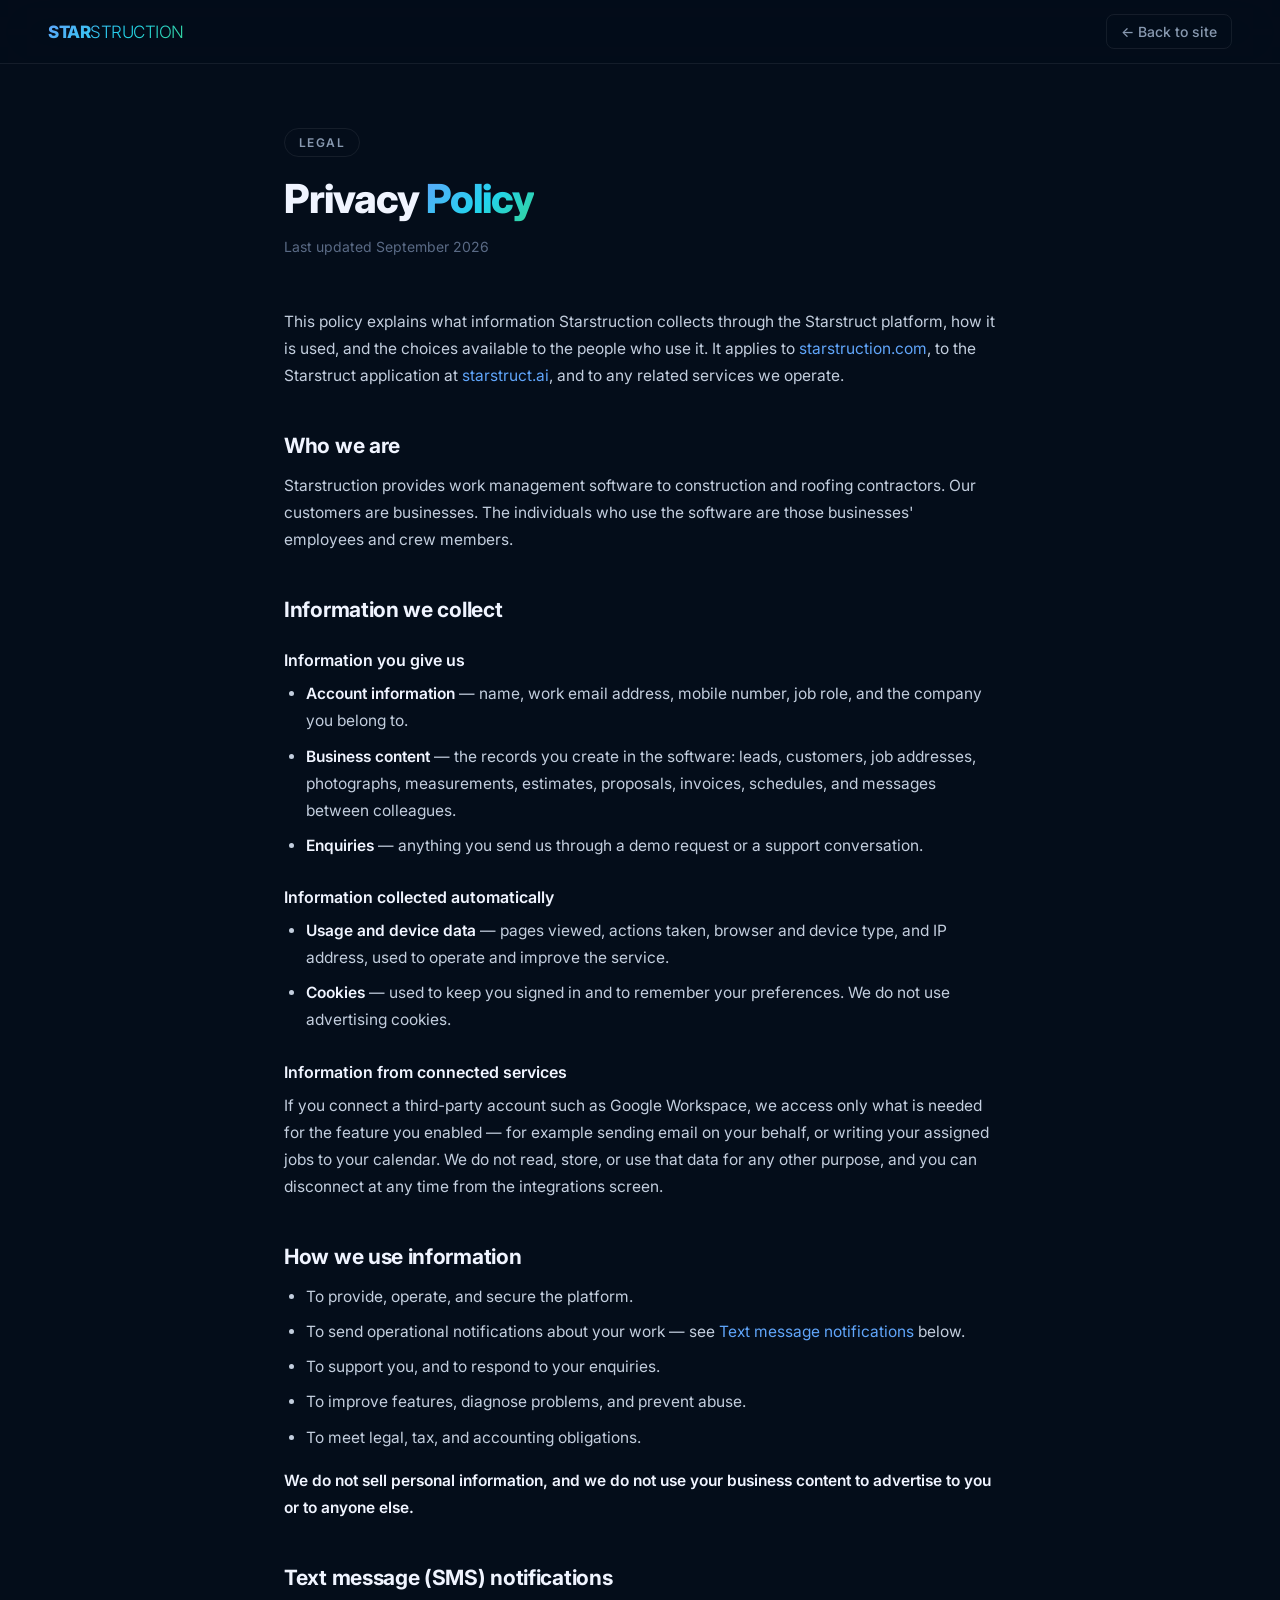
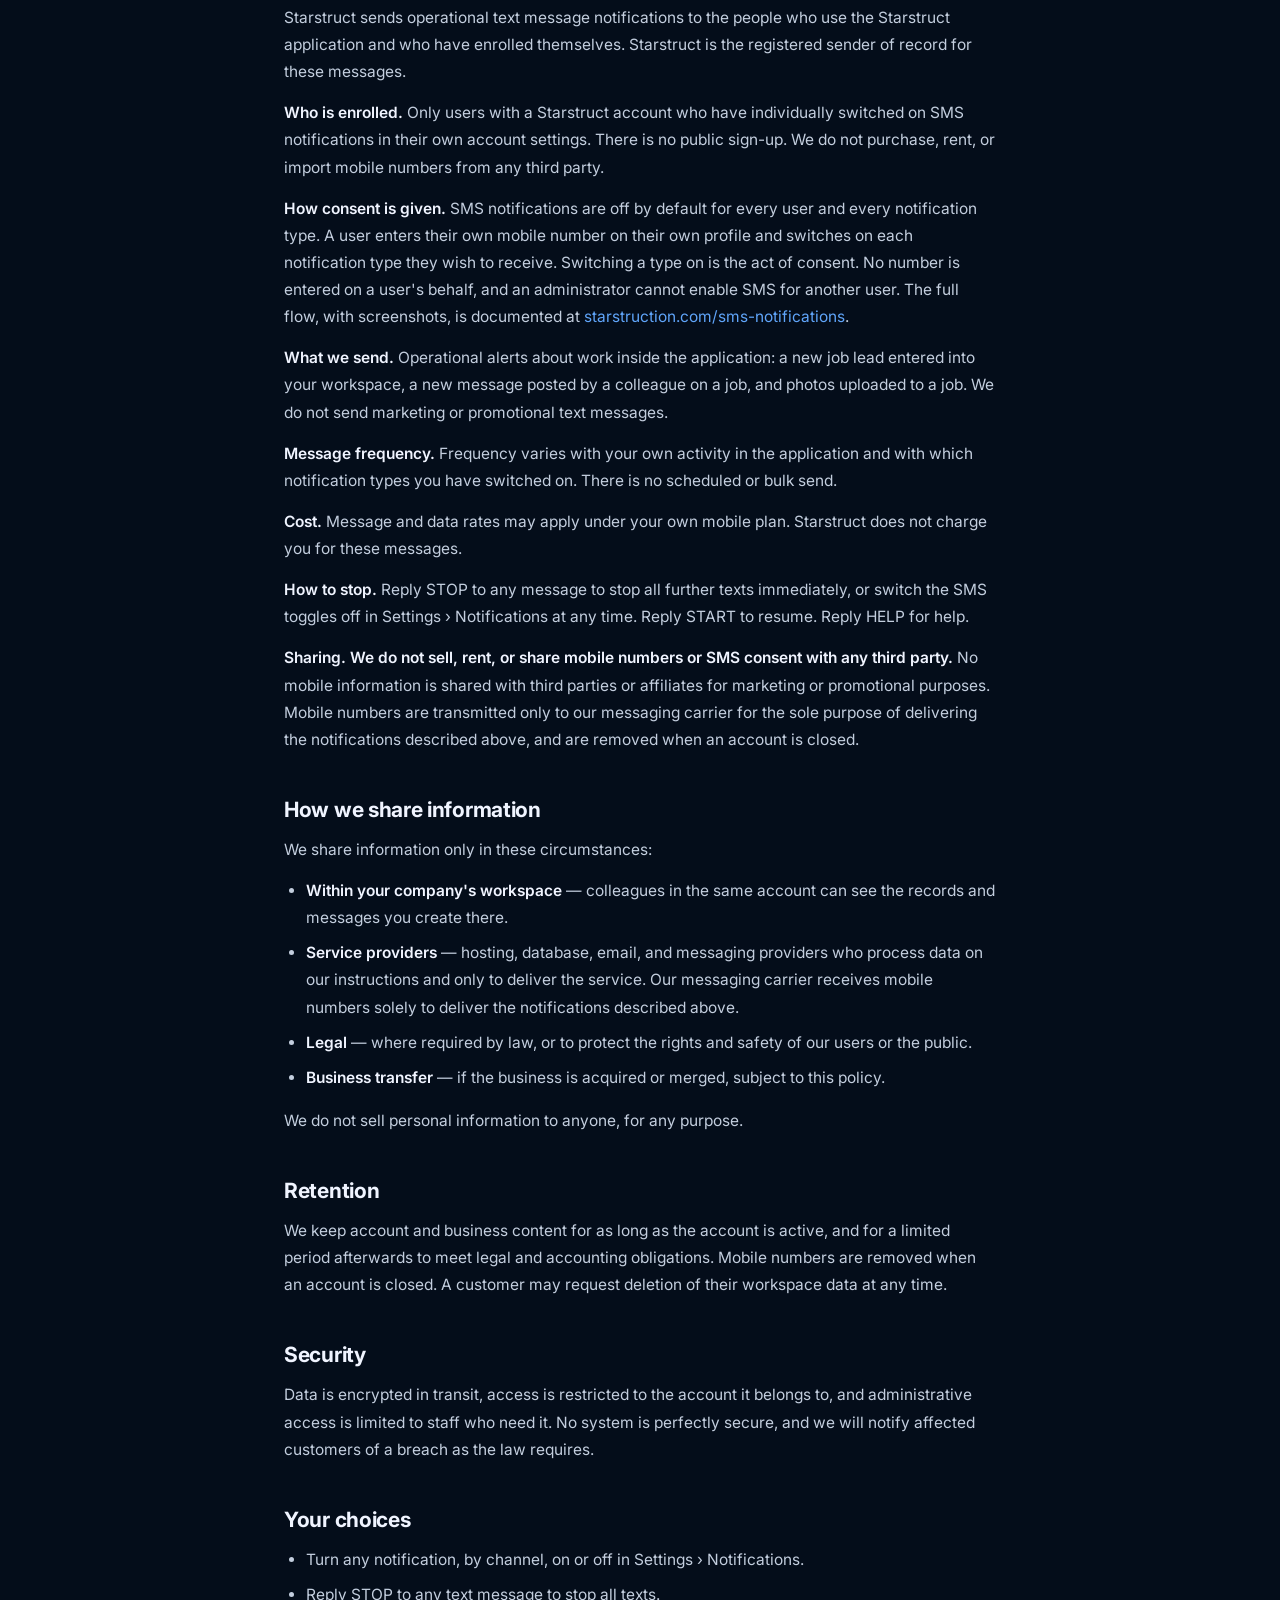
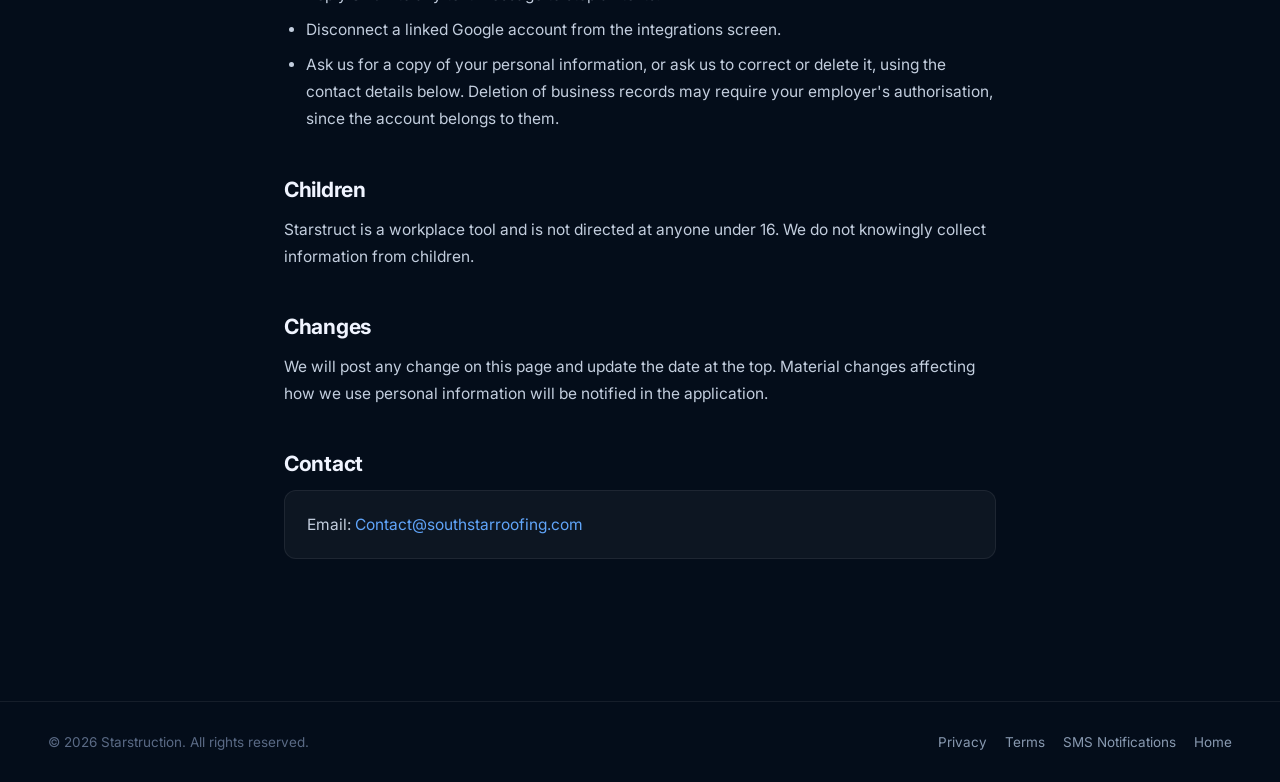
<file: privacy-policy/index.html>
<!DOCTYPE html>
<html lang="en">
<head>
<meta charset="UTF-8">
<meta name="viewport" content="width=device-width, initial-scale=1.0">
<title>Privacy Policy — Starstruction</title>
<meta name="description" content="How Starstruction collects, uses, and protects information in the Starstruct platform.">
<link rel="preconnect" href="https://fonts.googleapis.com">
<link href="https://fonts.googleapis.com/css2?family=Inter:wght@300;400;500;600;700;800&display=swap" rel="stylesheet">
<link rel="stylesheet" href="/legal.css">
</head>
<body>

<nav>
  <a class="logo" href="/">STAR<span>STRUCTION</span></a>
  <a class="back" href="/">&larr; Back to site</a>
</nav>

<div class="doc">

  <span class="tag">Legal</span>
  <h1>Privacy <span class="grad-text">Policy</span></h1>
  <p class="updated">Last updated September 2026</p>

  <p>This policy explains what information Starstruction collects through the Starstruct platform, how it is used, and the choices available to the people who use it. It applies to <a href="https://starstruction.com">starstruction.com</a>, to the Starstruct application at <a href="https://www.starstruct.ai" target="_blank" rel="noopener">starstruct.ai</a>, and to any related services we operate.</p>

  <h2>Who we are</h2>
  <p>Starstruction provides work management software to construction and roofing contractors. Our customers are businesses. The individuals who use the software are those businesses' employees and crew members.</p>

  <h2>Information we collect</h2>
  <h3>Information you give us</h3>
  <ul>
    <li><strong>Account information</strong> — name, work email address, mobile number, job role, and the company you belong to.</li>
    <li><strong>Business content</strong> — the records you create in the software: leads, customers, job addresses, photographs, measurements, estimates, proposals, invoices, schedules, and messages between colleagues.</li>
    <li><strong>Enquiries</strong> — anything you send us through a demo request or a support conversation.</li>
  </ul>

  <h3>Information collected automatically</h3>
  <ul>
    <li><strong>Usage and device data</strong> — pages viewed, actions taken, browser and device type, and IP address, used to operate and improve the service.</li>
    <li><strong>Cookies</strong> — used to keep you signed in and to remember your preferences. We do not use advertising cookies.</li>
  </ul>

  <h3>Information from connected services</h3>
  <p>If you connect a third-party account such as Google Workspace, we access only what is needed for the feature you enabled — for example sending email on your behalf, or writing your assigned jobs to your calendar. We do not read, store, or use that data for any other purpose, and you can disconnect at any time from the integrations screen.</p>

  <h2>How we use information</h2>
  <ul>
    <li>To provide, operate, and secure the platform.</li>
    <li>To send operational notifications about your work — see <a href="#sms">Text message notifications</a> below.</li>
    <li>To support you, and to respond to your enquiries.</li>
    <li>To improve features, diagnose problems, and prevent abuse.</li>
    <li>To meet legal, tax, and accounting obligations.</li>
  </ul>
  <p><strong>We do not sell personal information, and we do not use your business content to advertise to you or to anyone else.</strong></p>

  <h2 id="sms">Text message (SMS) notifications</h2>

  <p>Starstruct sends operational text message notifications to the people who use the Starstruct application and who have enrolled themselves. Starstruct is the registered sender of record for these messages.</p>

  <p><strong>Who is enrolled.</strong> Only users with a Starstruct account who have individually switched on SMS notifications in their own account settings. There is no public sign-up. We do not purchase, rent, or import mobile numbers from any third party.</p>

  <p><strong>How consent is given.</strong> SMS notifications are off by default for every user and every notification type. A user enters their own mobile number on their own profile and switches on each notification type they wish to receive. Switching a type on is the act of consent. No number is entered on a user's behalf, and an administrator cannot enable SMS for another user. The full flow, with screenshots, is documented at <a href="/sms-notifications/">starstruction.com/sms-notifications</a>.</p>

  <p><strong>What we send.</strong> Operational alerts about work inside the application: a new job lead entered into your workspace, a new message posted by a colleague on a job, and photos uploaded to a job. We do not send marketing or promotional text messages.</p>

  <p><strong>Message frequency.</strong> Frequency varies with your own activity in the application and with which notification types you have switched on. There is no scheduled or bulk send.</p>

  <p><strong>Cost.</strong> Message and data rates may apply under your own mobile plan. Starstruct does not charge you for these messages.</p>

  <p><strong>How to stop.</strong> Reply STOP to any message to stop all further texts immediately, or switch the SMS toggles off in Settings &rsaquo; Notifications at any time. Reply START to resume. Reply HELP for help.</p>

  <p><strong>Sharing.</strong> <strong>We do not sell, rent, or share mobile numbers or SMS consent with any third party.</strong> No mobile information is shared with third parties or affiliates for marketing or promotional purposes. Mobile numbers are transmitted only to our messaging carrier for the sole purpose of delivering the notifications described above, and are removed when an account is closed.</p>

  <h2>How we share information</h2>
  <p>We share information only in these circumstances:</p>
  <ul>
    <li><strong>Within your company's workspace</strong> — colleagues in the same account can see the records and messages you create there.</li>
    <li><strong>Service providers</strong> — hosting, database, email, and messaging providers who process data on our instructions and only to deliver the service. Our messaging carrier receives mobile numbers solely to deliver the notifications described above.</li>
    <li><strong>Legal</strong> — where required by law, or to protect the rights and safety of our users or the public.</li>
    <li><strong>Business transfer</strong> — if the business is acquired or merged, subject to this policy.</li>
  </ul>
  <p>We do not sell personal information to anyone, for any purpose.</p>

  <h2>Retention</h2>
  <p>We keep account and business content for as long as the account is active, and for a limited period afterwards to meet legal and accounting obligations. Mobile numbers are removed when an account is closed. A customer may request deletion of their workspace data at any time.</p>

  <h2>Security</h2>
  <p>Data is encrypted in transit, access is restricted to the account it belongs to, and administrative access is limited to staff who need it. No system is perfectly secure, and we will notify affected customers of a breach as the law requires.</p>

  <h2>Your choices</h2>
  <ul>
    <li>Turn any notification, by channel, on or off in Settings &rsaquo; Notifications.</li>
    <li>Reply STOP to any text message to stop all texts.</li>
    <li>Disconnect a linked Google account from the integrations screen.</li>
    <li>Ask us for a copy of your personal information, or ask us to correct or delete it, using the contact details below. Deletion of business records may require your employer's authorisation, since the account belongs to them.</li>
  </ul>

  <h2>Children</h2>
  <p>Starstruct is a workplace tool and is not directed at anyone under 16. We do not knowingly collect information from children.</p>

  <h2>Changes</h2>
  <p>We will post any change on this page and update the date at the top. Material changes affecting how we use personal information will be notified in the application.</p>

  <h2>Contact</h2>
  <div class="card">
    <p>Email: <a href="mailto:Contact@southstarroofing.com">Contact@southstarroofing.com</a></p>
  </div>

</div>

<footer>
  <div class="copy">&copy; 2026 Starstruction. All rights reserved.</div>
  <div class="links">
    <a href="/privacy-policy/">Privacy</a>
    <a href="/terms/">Terms</a>
    <a href="/sms-notifications/">SMS Notifications</a>
    <a href="/">Home</a>
  </div>
</footer>

</body>
</html>
</file>
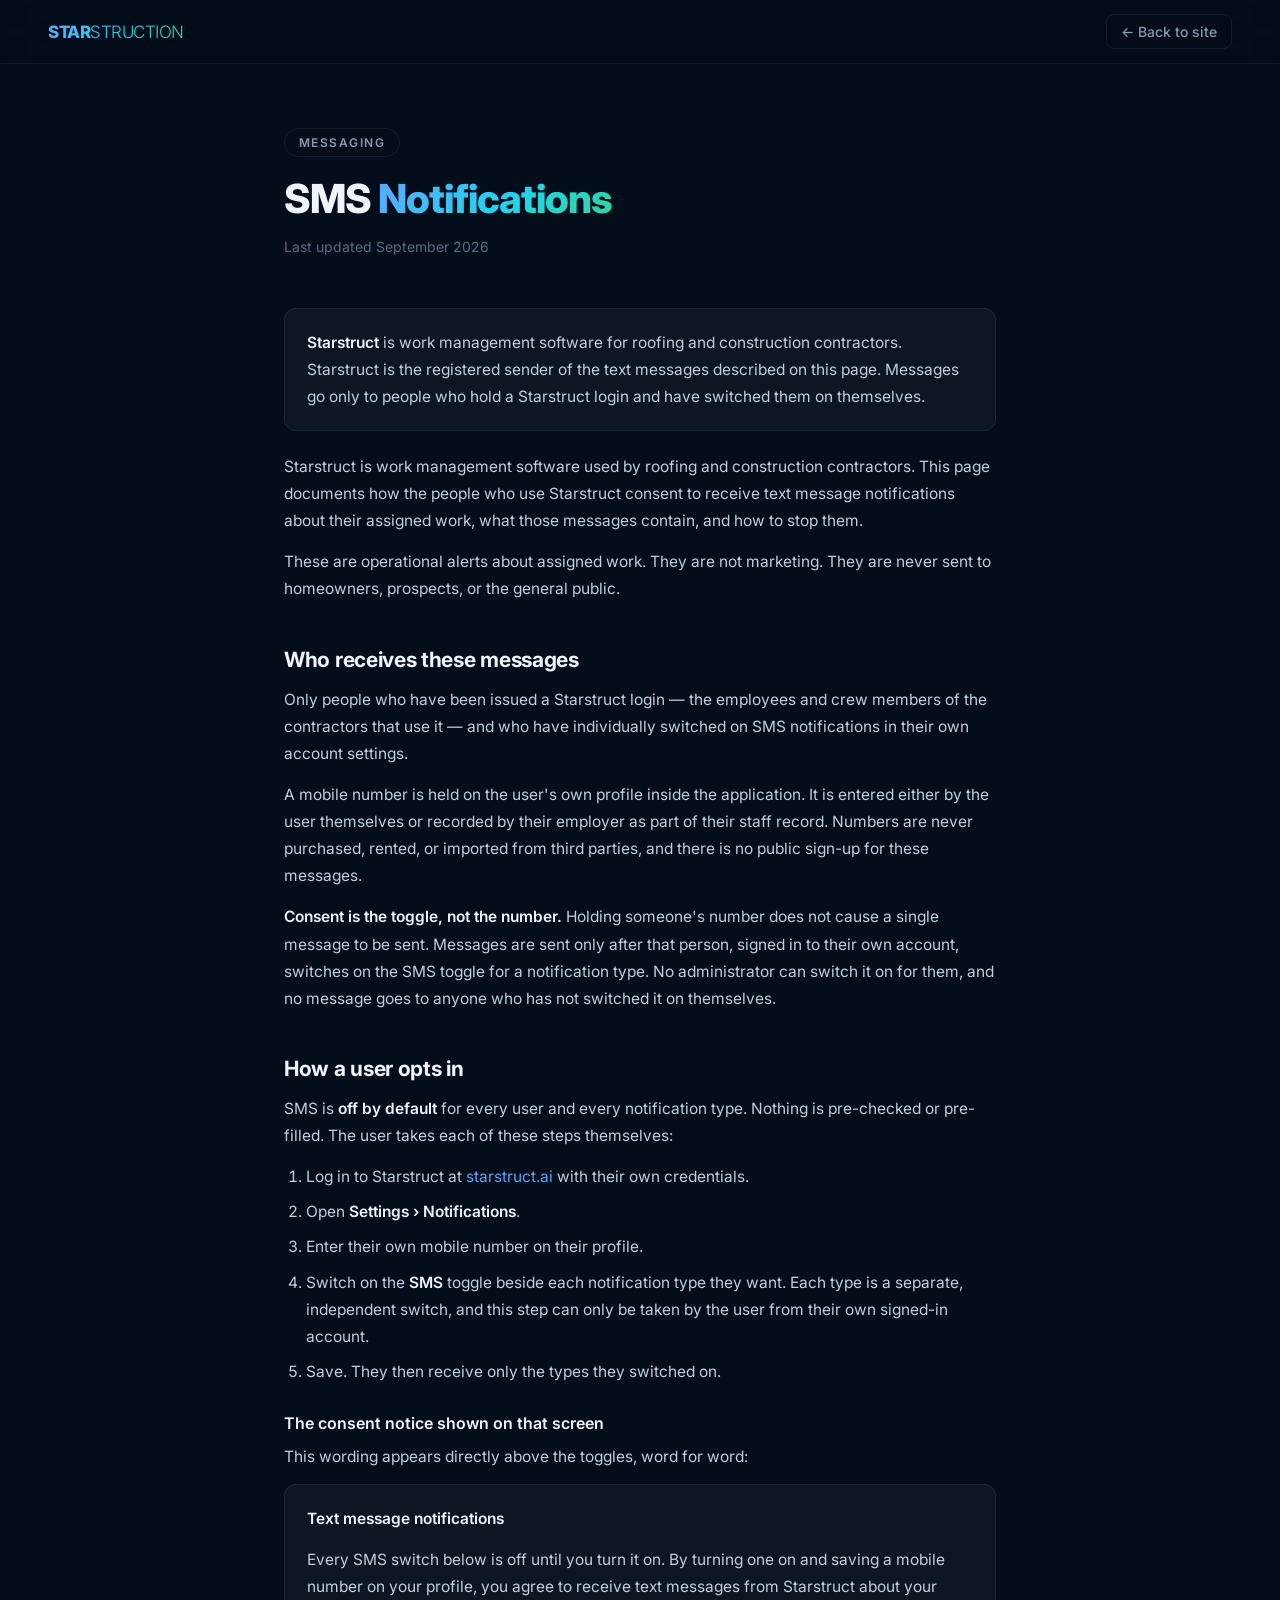
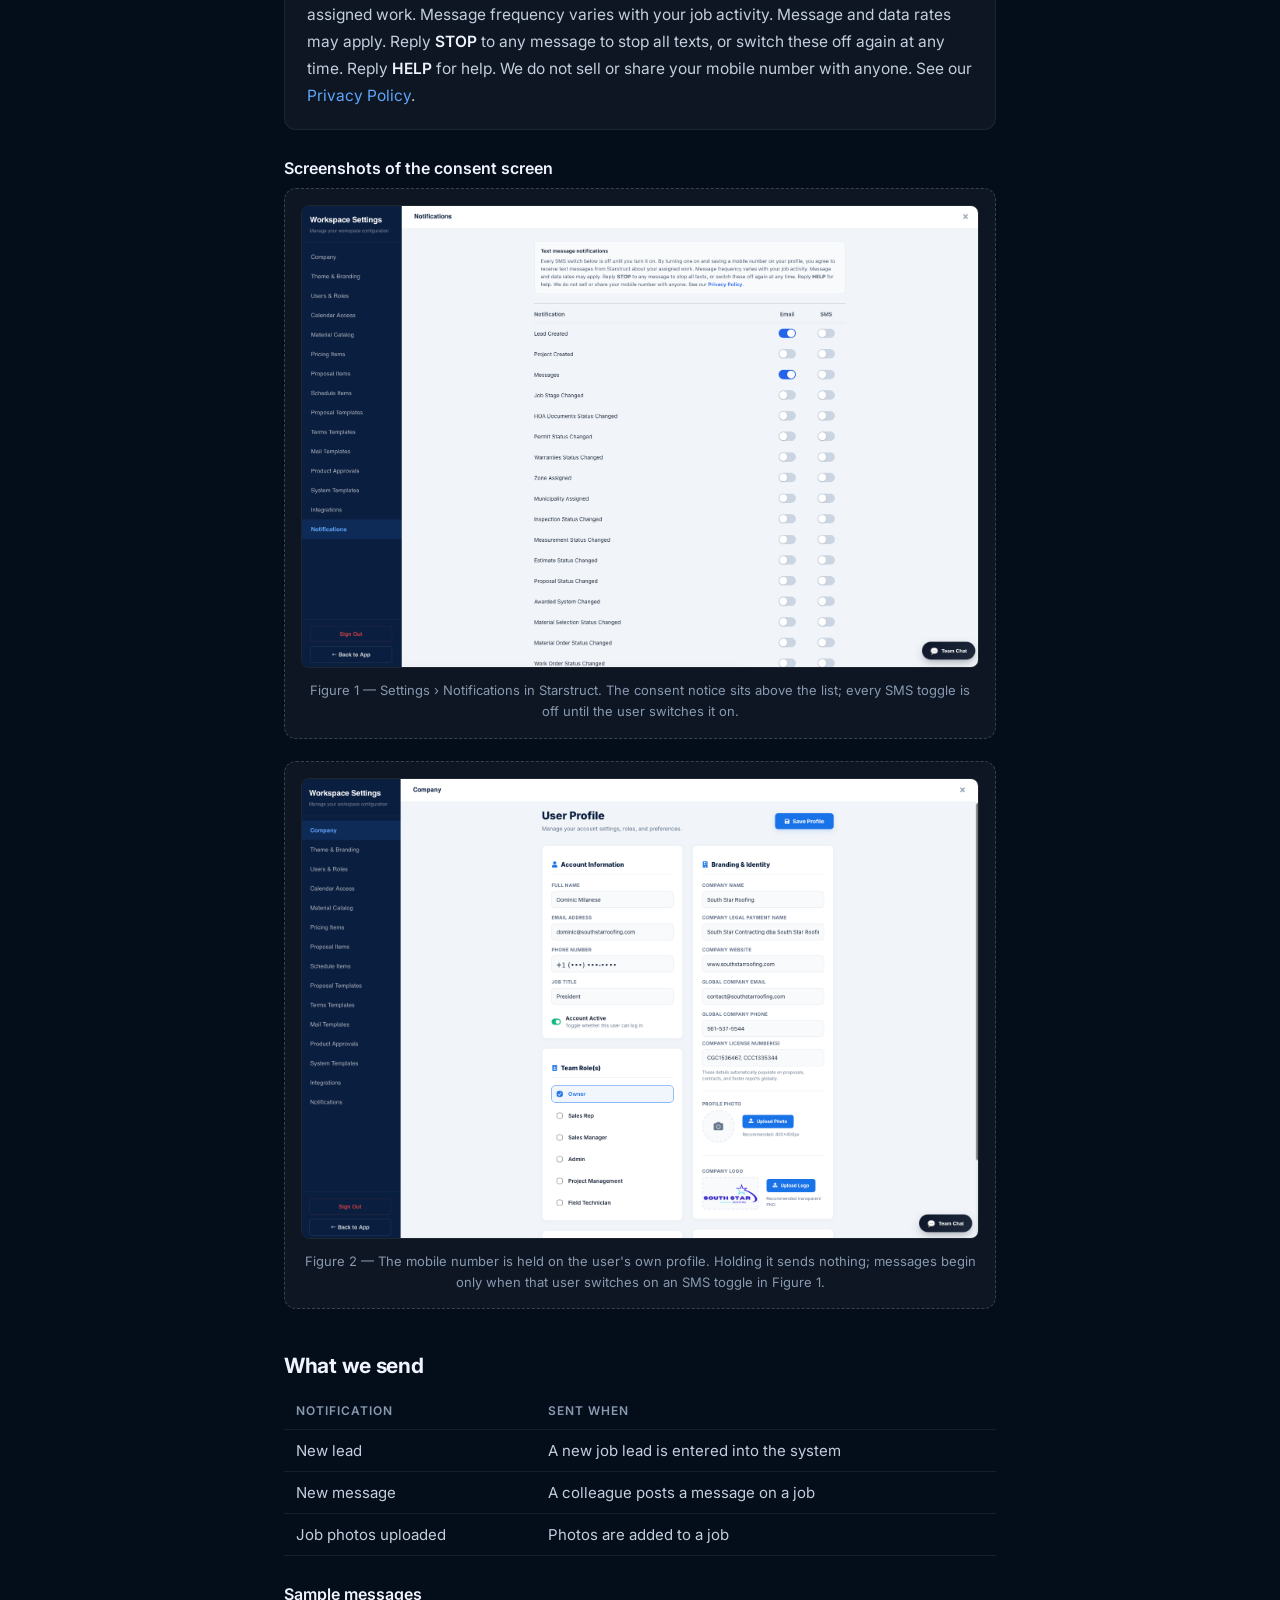
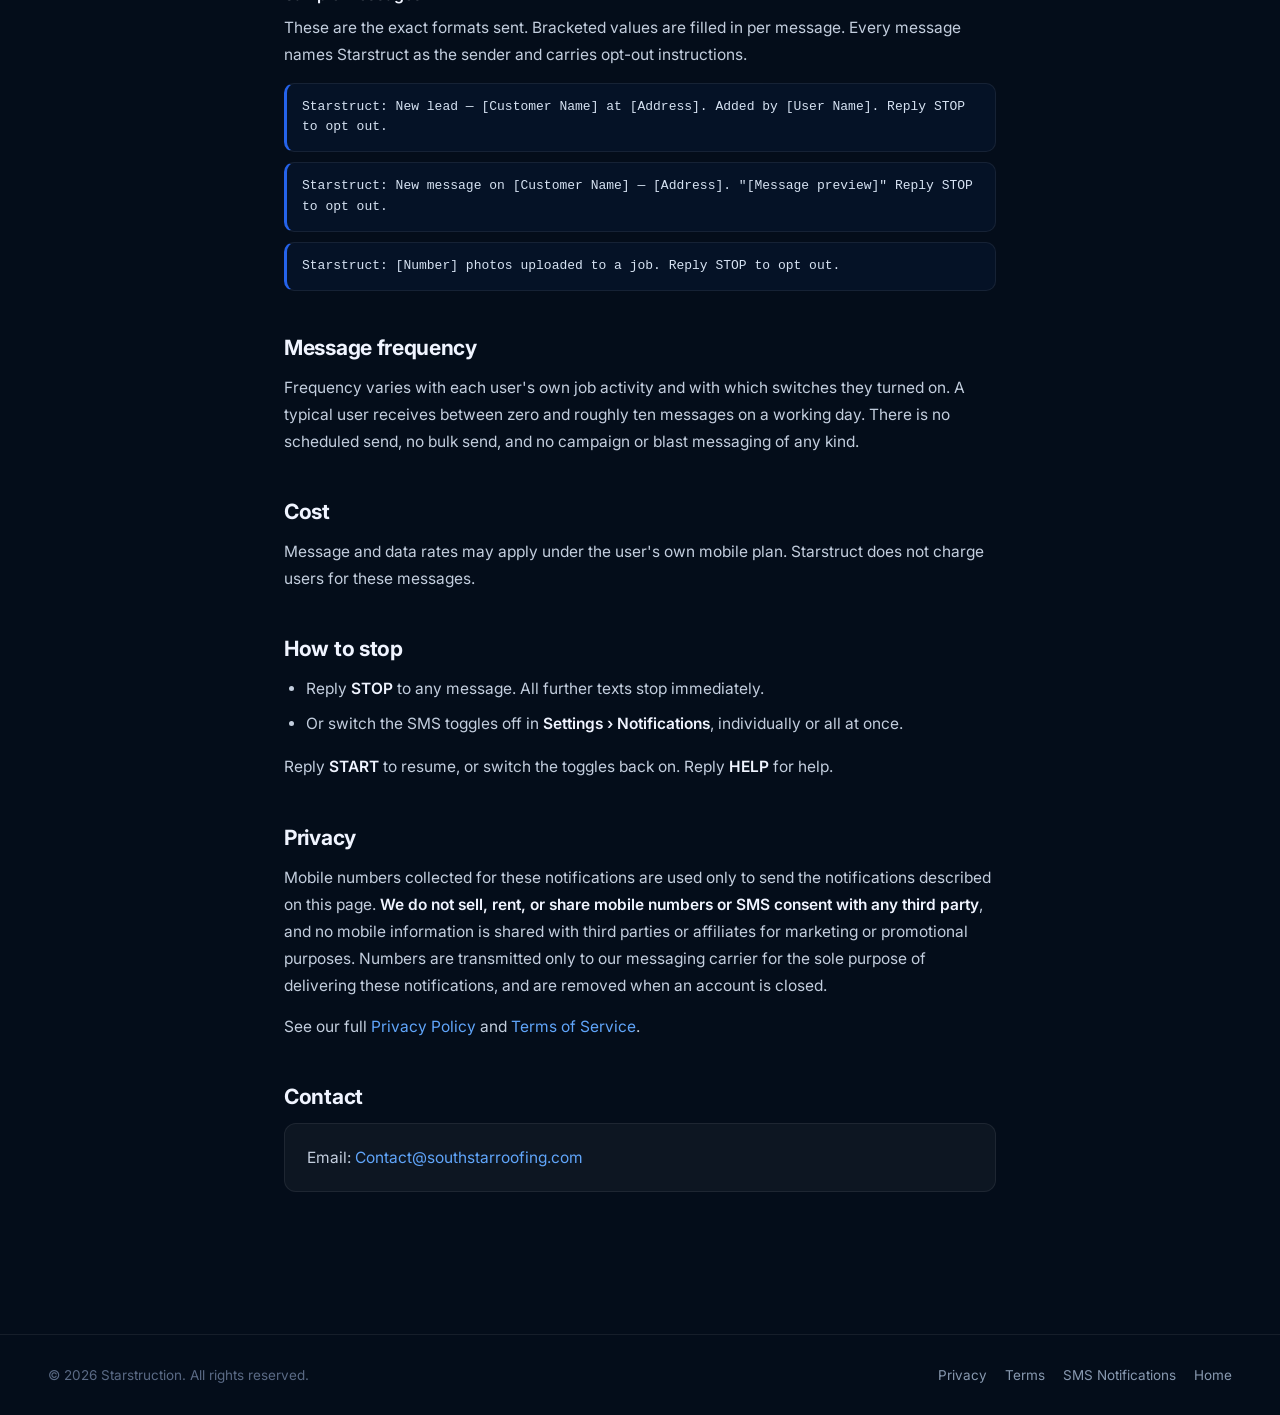
<file: sms-notifications/index.html>
<!DOCTYPE html>
<html lang="en">
<head>
<meta charset="UTF-8">
<meta name="viewport" content="width=device-width, initial-scale=1.0">
<title>SMS Notifications — Starstruction</title>
<meta name="description" content="How Starstruct users opt in to, receive, and stop text message notifications about their work.">
<link rel="preconnect" href="https://fonts.googleapis.com">
<link href="https://fonts.googleapis.com/css2?family=Inter:wght@300;400;500;600;700;800&display=swap" rel="stylesheet">
<link rel="stylesheet" href="/legal.css">
</head>
<body>

<nav>
  <a class="logo" href="https://starstruction.com">STAR<span>STRUCTION</span></a>
  <a class="back" href="https://starstruction.com">&larr; Back to site</a>
</nav>

<div class="doc">

  <span class="tag">Messaging</span>
  <h1>SMS <span class="grad-text">Notifications</span></h1>
  <p class="updated">Last updated September 2026</p>

  <div class="card"><p><strong>Starstruct</strong> is work management software for roofing and construction contractors. Starstruct is the registered sender of the text messages described on this page. Messages go only to people who hold a Starstruct login and have switched them on themselves.</p></div>

  <p>Starstruct is work management software used by roofing and construction contractors. This page documents how the people who use Starstruct consent to receive text message notifications about their assigned work, what those messages contain, and how to stop them.</p>

  <p>These are operational alerts about assigned work. They are not marketing. They are never sent to homeowners, prospects, or the general public.</p>

  <h2>Who receives these messages</h2>
  <p>Only people who have been issued a Starstruct login — the employees and crew members of the contractors that use it — and who have individually switched on SMS notifications in their own account settings.</p>
  <p>A mobile number is held on the user's own profile inside the application. It is entered either by the user themselves or recorded by their employer as part of their staff record. Numbers are never purchased, rented, or imported from third parties, and there is no public sign-up for these messages.</p>
  <p><strong>Consent is the toggle, not the number.</strong> Holding someone's number does not cause a single message to be sent. Messages are sent only after that person, signed in to their own account, switches on the SMS toggle for a notification type. No administrator can switch it on for them, and no message goes to anyone who has not switched it on themselves.</p>

  <h2>How a user opts in</h2>
  <p>SMS is <strong>off by default</strong> for every user and every notification type. Nothing is pre-checked or pre-filled. The user takes each of these steps themselves:</p>
  <ol>
    <li>Log in to Starstruct at <a href="https://www.starstruct.ai" target="_blank" rel="noopener">starstruct.ai</a> with their own credentials.</li>
    <li>Open <strong>Settings &rsaquo; Notifications</strong>.</li>
    <li>Enter their own mobile number on their profile.</li>
    <li>Switch on the <strong>SMS</strong> toggle beside each notification type they want. Each type is a separate, independent switch, and this step can only be taken by the user from their own signed-in account.</li>
    <li>Save. They then receive only the types they switched on.</li>
  </ol>

  <h3>The consent notice shown on that screen</h3>
  <p>This wording appears directly above the toggles, word for word:</p>
  <div class="card">
    <p><strong>Text message notifications</strong></p>
    <p>Every SMS switch below is off until you turn it on. By turning one on and saving a mobile number on your profile, you agree to receive text messages from Starstruct about your assigned work. Message frequency varies with your job activity. Message and data rates may apply. Reply <strong>STOP</strong> to any message to stop all texts, or switch these off again at any time. Reply <strong>HELP</strong> for help. We do not sell or share your mobile number with anyone. See our <a href="/privacy-policy/">Privacy Policy</a>.</p>
  </div>

  <h3>Screenshots of the consent screen</h3>

  <figure class="shot">
    <img src="optin-1-notifications-settings.png" onerror="this.style.display='none'" alt="Starstruct Settings, Notifications tab, showing the consent notice above a list of notification types with the SMS toggles switched off by default">
    <figcaption>Figure 1 — Settings &rsaquo; Notifications in Starstruct. The consent notice sits above the list; every SMS toggle is off until the user switches it on.</figcaption>
  </figure>

  <figure class="shot">
    <img src="optin-2-phone-field.png" onerror="this.style.display='none'" alt="Starstruct user profile showing the field where a user enters their own mobile number">
    <figcaption>Figure 2 — The mobile number is held on the user's own profile. Holding it sends nothing; messages begin only when that user switches on an SMS toggle in Figure 1.</figcaption>
  </figure>

  <h2>What we send</h2>
  <table>
    <thead><tr><th>Notification</th><th>Sent when</th></tr></thead>
    <tbody>
      <tr><td>New lead</td><td>A new job lead is entered into the system</td></tr>
      <tr><td>New message</td><td>A colleague posts a message on a job</td></tr>
      <tr><td>Job photos uploaded</td><td>Photos are added to a job</td></tr>
    </tbody>
  </table>

  <h3>Sample messages</h3>
  <p>These are the exact formats sent. Bracketed values are filled in per message. Every message names Starstruct as the sender and carries opt-out instructions.</p>
  <ul class="samples">
    <li>Starstruct: New lead — [Customer Name] at [Address]. Added by [User Name]. Reply STOP to opt out.</li>
    <li>Starstruct: New message on [Customer Name] — [Address]. "[Message preview]" Reply STOP to opt out.</li>
    <li>Starstruct: [Number] photos uploaded to a job. Reply STOP to opt out.</li>
  </ul>

  <h2>Message frequency</h2>
  <p>Frequency varies with each user's own job activity and with which switches they turned on. A typical user receives between zero and roughly ten messages on a working day. There is no scheduled send, no bulk send, and no campaign or blast messaging of any kind.</p>

  <h2>Cost</h2>
  <p>Message and data rates may apply under the user's own mobile plan. Starstruct does not charge users for these messages.</p>

  <h2>How to stop</h2>
  <ul>
    <li>Reply <strong>STOP</strong> to any message. All further texts stop immediately.</li>
    <li>Or switch the SMS toggles off in <strong>Settings &rsaquo; Notifications</strong>, individually or all at once.</li>
  </ul>
  <p>Reply <strong>START</strong> to resume, or switch the toggles back on. Reply <strong>HELP</strong> for help.</p>

  <h2>Privacy</h2>
  <p>Mobile numbers collected for these notifications are used only to send the notifications described on this page. <strong>We do not sell, rent, or share mobile numbers or SMS consent with any third party</strong>, and no mobile information is shared with third parties or affiliates for marketing or promotional purposes. Numbers are transmitted only to our messaging carrier for the sole purpose of delivering these notifications, and are removed when an account is closed.</p>
  <p>See our full <a href="/privacy-policy/">Privacy Policy</a> and <a href="/terms/">Terms of Service</a>.</p>

  <h2>Contact</h2>
  <div class="card">
    <p>Email: <a href="mailto:Contact@southstarroofing.com">Contact@southstarroofing.com</a></p>
  </div>

</div>

<footer>
  <div class="copy">&copy; 2026 Starstruction. All rights reserved.</div>
  <div class="links">
    <a href="/privacy-policy/">Privacy</a>
    <a href="/terms/">Terms</a>
    <a href="/sms-notifications/">SMS Notifications</a>
    <a href="/">Home</a>
  </div>
</footer>

</body>
</html>
</file>
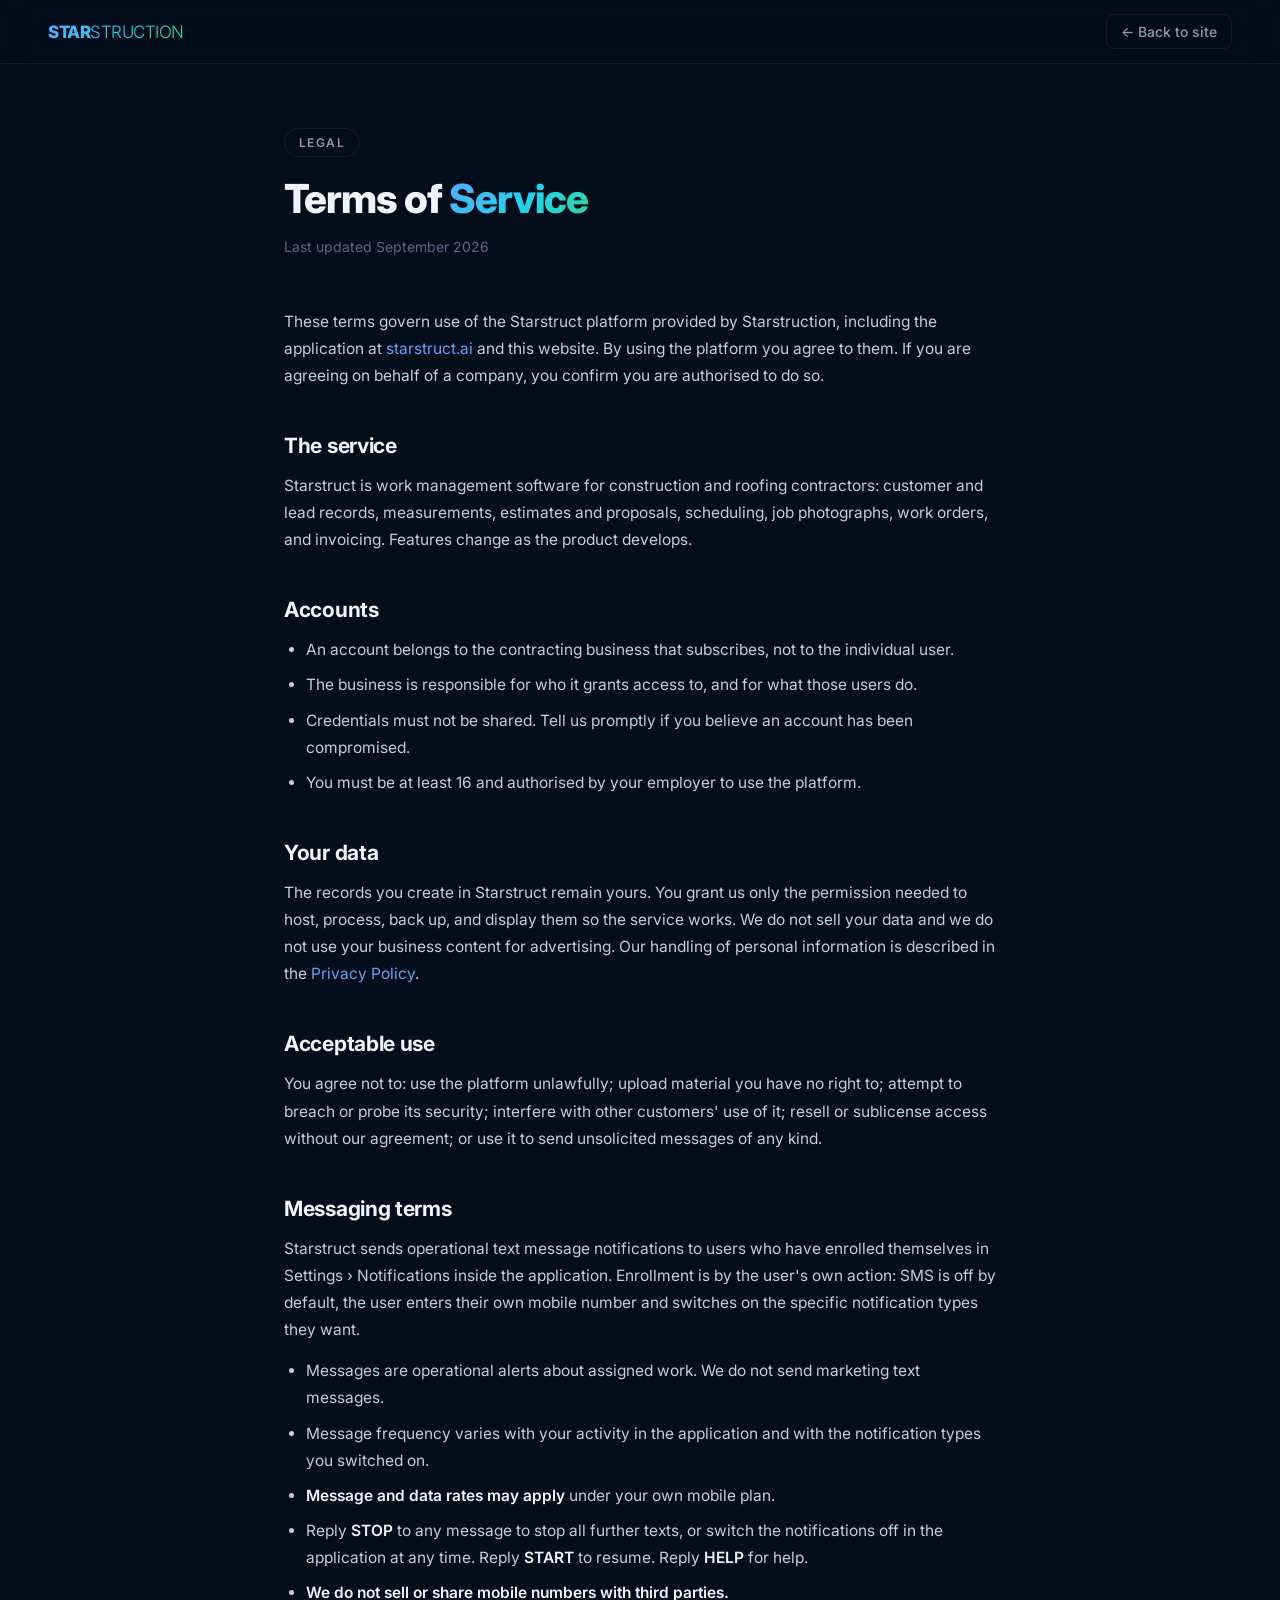
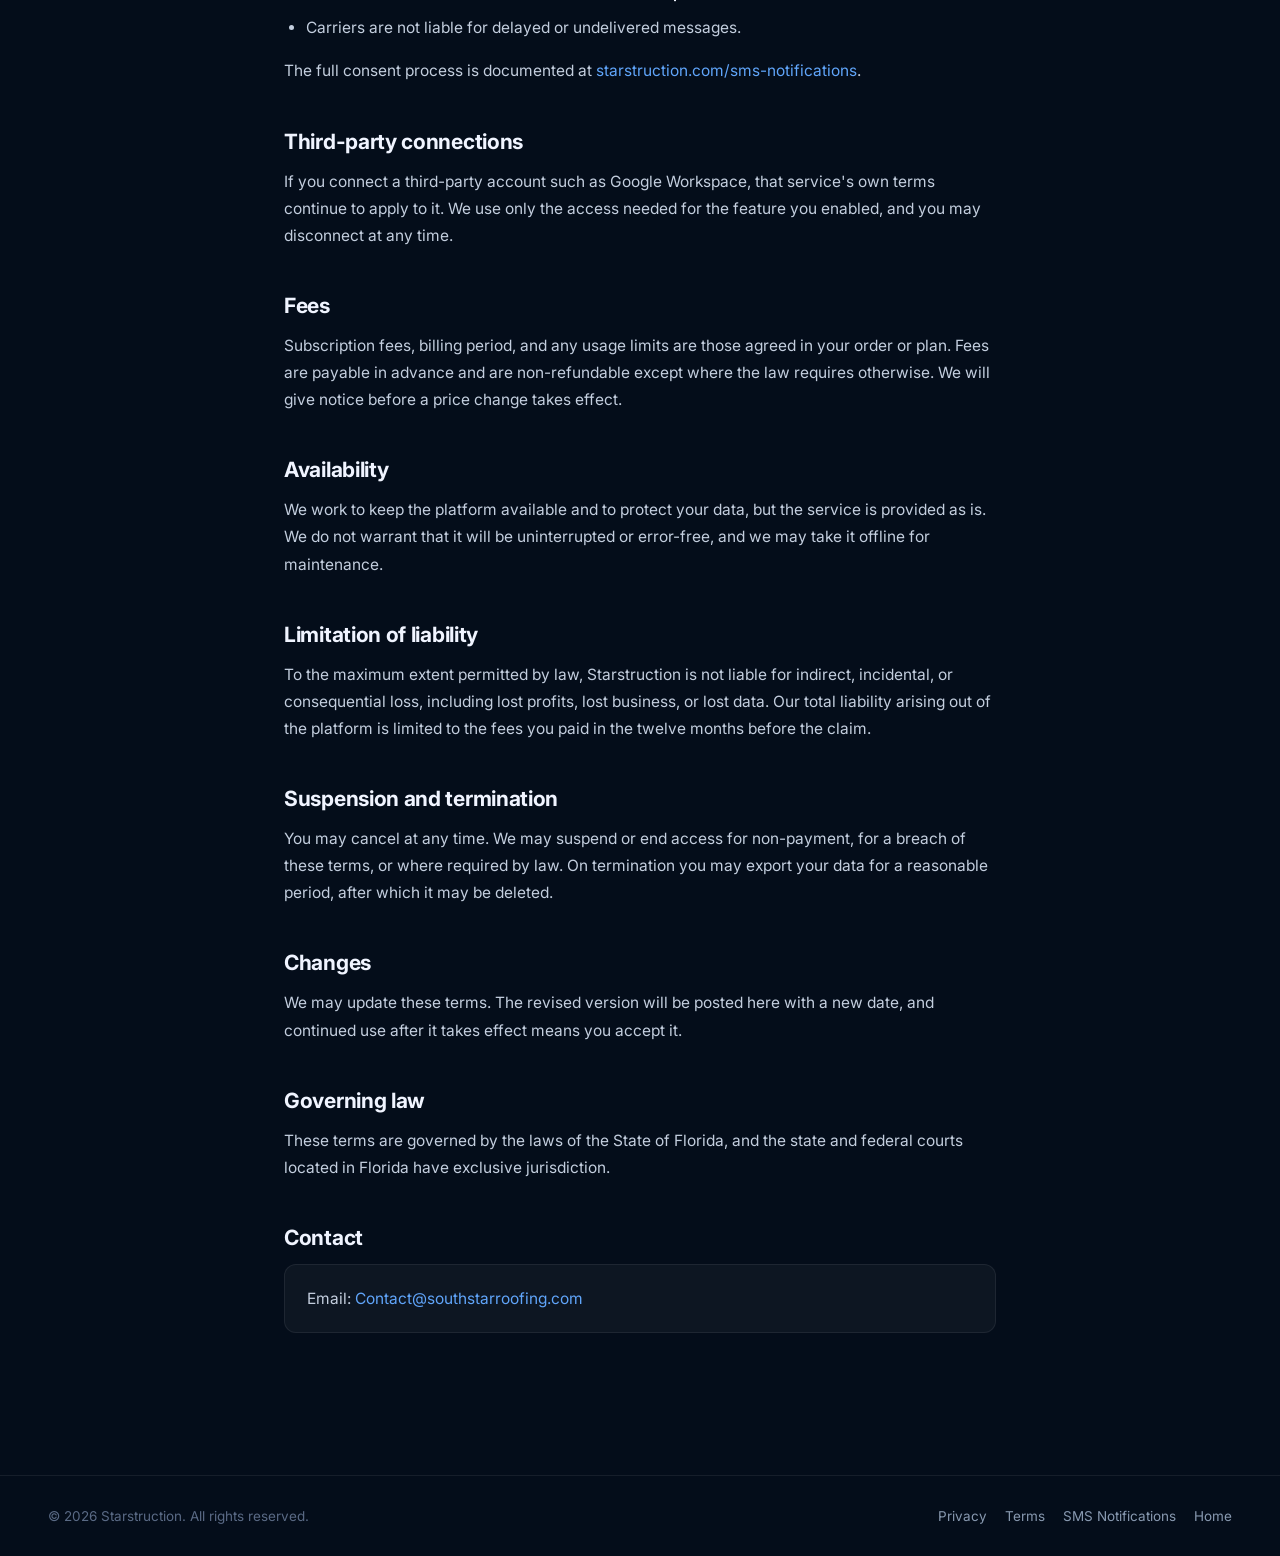
<file: terms/index.html>
<!DOCTYPE html>
<html lang="en">
<head>
<meta charset="UTF-8">
<meta name="viewport" content="width=device-width, initial-scale=1.0">
<title>Terms of Service — Starstruction</title>
<meta name="description" content="The terms that apply to use of the Starstruct platform.">
<link rel="preconnect" href="https://fonts.googleapis.com">
<link href="https://fonts.googleapis.com/css2?family=Inter:wght@300;400;500;600;700;800&display=swap" rel="stylesheet">
<link rel="stylesheet" href="/legal.css">
</head>
<body>

<nav>
  <a class="logo" href="/">STAR<span>STRUCTION</span></a>
  <a class="back" href="/">&larr; Back to site</a>
</nav>

<div class="doc">

  <span class="tag">Legal</span>
  <h1>Terms of <span class="grad-text">Service</span></h1>
  <p class="updated">Last updated September 2026</p>

  <p>These terms govern use of the Starstruct platform provided by Starstruction, including the application at <a href="https://www.starstruct.ai" target="_blank" rel="noopener">starstruct.ai</a> and this website. By using the platform you agree to them. If you are agreeing on behalf of a company, you confirm you are authorised to do so.</p>

  <h2>The service</h2>
  <p>Starstruct is work management software for construction and roofing contractors: customer and lead records, measurements, estimates and proposals, scheduling, job photographs, work orders, and invoicing. Features change as the product develops.</p>

  <h2>Accounts</h2>
  <ul>
    <li>An account belongs to the contracting business that subscribes, not to the individual user.</li>
    <li>The business is responsible for who it grants access to, and for what those users do.</li>
    <li>Credentials must not be shared. Tell us promptly if you believe an account has been compromised.</li>
    <li>You must be at least 16 and authorised by your employer to use the platform.</li>
  </ul>

  <h2>Your data</h2>
  <p>The records you create in Starstruct remain yours. You grant us only the permission needed to host, process, back up, and display them so the service works. We do not sell your data and we do not use your business content for advertising. Our handling of personal information is described in the <a href="/privacy-policy/">Privacy Policy</a>.</p>

  <h2>Acceptable use</h2>
  <p>You agree not to: use the platform unlawfully; upload material you have no right to; attempt to breach or probe its security; interfere with other customers' use of it; resell or sublicense access without our agreement; or use it to send unsolicited messages of any kind.</p>

  <h2 id="messaging">Messaging terms</h2>
  <p>Starstruct sends operational text message notifications to users who have enrolled themselves in Settings &rsaquo; Notifications inside the application. Enrollment is by the user's own action: SMS is off by default, the user enters their own mobile number and switches on the specific notification types they want.</p>
  <ul>
    <li>Messages are operational alerts about assigned work. We do not send marketing text messages.</li>
    <li>Message frequency varies with your activity in the application and with the notification types you switched on.</li>
    <li><strong>Message and data rates may apply</strong> under your own mobile plan.</li>
    <li>Reply <strong>STOP</strong> to any message to stop all further texts, or switch the notifications off in the application at any time. Reply <strong>START</strong> to resume. Reply <strong>HELP</strong> for help.</li>
    <li><strong>We do not sell or share mobile numbers with third parties.</strong></li>
    <li>Carriers are not liable for delayed or undelivered messages.</li>
  </ul>
  <p>The full consent process is documented at <a href="/sms-notifications/">starstruction.com/sms-notifications</a>.</p>

  <h2>Third-party connections</h2>
  <p>If you connect a third-party account such as Google Workspace, that service's own terms continue to apply to it. We use only the access needed for the feature you enabled, and you may disconnect at any time.</p>

  <h2>Fees</h2>
  <p>Subscription fees, billing period, and any usage limits are those agreed in your order or plan. Fees are payable in advance and are non-refundable except where the law requires otherwise. We will give notice before a price change takes effect.</p>

  <h2>Availability</h2>
  <p>We work to keep the platform available and to protect your data, but the service is provided as is. We do not warrant that it will be uninterrupted or error-free, and we may take it offline for maintenance.</p>

  <h2>Limitation of liability</h2>
  <p>To the maximum extent permitted by law, Starstruction is not liable for indirect, incidental, or consequential loss, including lost profits, lost business, or lost data. Our total liability arising out of the platform is limited to the fees you paid in the twelve months before the claim.</p>

  <h2>Suspension and termination</h2>
  <p>You may cancel at any time. We may suspend or end access for non-payment, for a breach of these terms, or where required by law. On termination you may export your data for a reasonable period, after which it may be deleted.</p>

  <h2>Changes</h2>
  <p>We may update these terms. The revised version will be posted here with a new date, and continued use after it takes effect means you accept it.</p>

  <h2>Governing law</h2>
  <p>These terms are governed by the laws of the State of Florida, and the state and federal courts located in Florida have exclusive jurisdiction.</p>

  <h2>Contact</h2>
  <div class="card">
    <p>Email: <a href="mailto:Contact@southstarroofing.com">Contact@southstarroofing.com</a></p>
  </div>

</div>

<footer>
  <div class="copy">&copy; 2026 Starstruction. All rights reserved.</div>
  <div class="links">
    <a href="/privacy-policy/">Privacy</a>
    <a href="/terms/">Terms</a>
    <a href="/sms-notifications/">SMS Notifications</a>
    <a href="/">Home</a>
  </div>
</footer>

</body>
</html>
</file>
<file: legal.css>
/* Shared shell for the standalone legal pages.
   The marketing page is one big single-file SPA whose CSS lives inside it;
   these pages are real URLs a compliance reviewer can open, so they carry
   their own styling. Same tokens, same type, so they read as the same site. */
*,*::before,*::after{box-sizing:border-box;margin:0;padding:0}

:root{
  --bg:#040d1a;
  --surface:rgba(255,255,255,0.04);
  --border:rgba(255,255,255,0.07);
  --blue:#2563eb;
  --text:#f0f4ff;
  --muted:#5a6a85;
  --muted-2:#8899b0;
  --grad:linear-gradient(135deg,#2563eb 0%,#06b6d4 55%,#10b981 100%);
  --grad-text:linear-gradient(135deg,#60a5fa 0%,#22d3ee 55%,#34d399 100%);
}

html{scroll-behavior:smooth}
body{
  font-family:'Inter',system-ui,-apple-system,sans-serif;
  background:var(--bg);color:var(--text);
  -webkit-font-smoothing:antialiased;overflow-x:hidden;
}

nav{
  position:sticky;top:0;z-index:200;height:64px;padding:0 48px;
  display:flex;align-items:center;justify-content:space-between;
  background:rgba(4,13,26,0.7);backdrop-filter:blur(24px);
  -webkit-backdrop-filter:blur(24px);border-bottom:1px solid var(--border);
}
.logo{
  font-size:17px;font-weight:800;letter-spacing:-0.5px;text-decoration:none;
  background:var(--grad-text);-webkit-background-clip:text;
  -webkit-text-fill-color:transparent;background-clip:text;
}
.logo span{font-weight:300}
nav .back{
  color:var(--muted-2);text-decoration:none;font-size:14px;font-weight:500;
  padding:8px 14px;border-radius:8px;border:1px solid var(--border);
  transition:color .2s,background .2s;
}
nav .back:hover{color:var(--text);background:var(--surface)}

.doc{max-width:760px;margin:0 auto;padding:64px 24px 120px}
.tag{
  display:inline-block;font-size:12px;font-weight:600;letter-spacing:.12em;
  text-transform:uppercase;color:var(--muted-2);
  border:1px solid var(--border);border-radius:999px;padding:6px 14px;margin-bottom:20px;
}
h1{font-size:40px;line-height:1.1;letter-spacing:-1px;font-weight:800;margin-bottom:14px}
.grad-text{background:var(--grad-text);-webkit-background-clip:text;
  -webkit-text-fill-color:transparent;background-clip:text}
.updated{color:var(--muted);font-size:14px;margin-bottom:48px}
h2{font-size:21px;font-weight:700;letter-spacing:-.3px;margin:44px 0 14px}
h3{font-size:16px;font-weight:600;margin:28px 0 10px}
p,li{color:#c3cede;font-size:15.5px;line-height:1.75}
p{margin-bottom:14px}
ul,ol{margin:0 0 16px;padding-left:22px}
li{margin-bottom:8px}
strong{color:var(--text);font-weight:600}
a{color:#60a5fa;text-decoration:none}
a:hover{text-decoration:underline}

.card{
  background:var(--surface);border:1px solid var(--border);
  border-radius:12px;padding:20px 22px;margin:0 0 22px;
}
.card p:last-child{margin-bottom:0}

.samples{list-style:none;padding:0;margin:0 0 20px}
.samples li{
  background:rgba(37,99,235,0.06);border:1px solid var(--border);
  border-left:3px solid var(--blue);border-radius:10px;
  padding:13px 15px;margin-bottom:10px;
  font-family:ui-monospace,SFMono-Regular,Menlo,Consolas,monospace;
  font-size:13px;line-height:1.6;color:#d6e2f2;
}

figure.shot{
  border:1px dashed rgba(255,255,255,0.18);border-radius:12px;
  background:var(--surface);padding:16px;margin:0 0 22px;text-align:center;
}
figure.shot img{max-width:100%;height:auto;border-radius:8px;
  border:1px solid var(--border);display:block;margin:0 auto}
figure.shot figcaption{font-size:13px;color:var(--muted-2);margin-top:12px;line-height:1.6}

table{width:100%;border-collapse:collapse;margin:0 0 20px;font-size:15px}
th,td{text-align:left;padding:11px 12px;border-bottom:1px solid var(--border);
  vertical-align:top;color:#c3cede}
th{font-size:12px;text-transform:uppercase;letter-spacing:.08em;
  color:var(--muted-2);font-weight:600}

footer{
  border-top:1px solid var(--border);padding:32px 48px;
  display:flex;align-items:center;justify-content:space-between;
  flex-wrap:wrap;gap:16px;
}
footer .copy{color:var(--muted);font-size:13.5px}
footer .links{display:flex;gap:18px}
footer .links a{color:var(--muted-2);font-size:13.5px}

@media(max-width:700px){
  nav{padding:0 20px}
  footer{padding:28px 20px}
  h1{font-size:30px}
  .doc{padding:44px 20px 80px}
}
</file>
